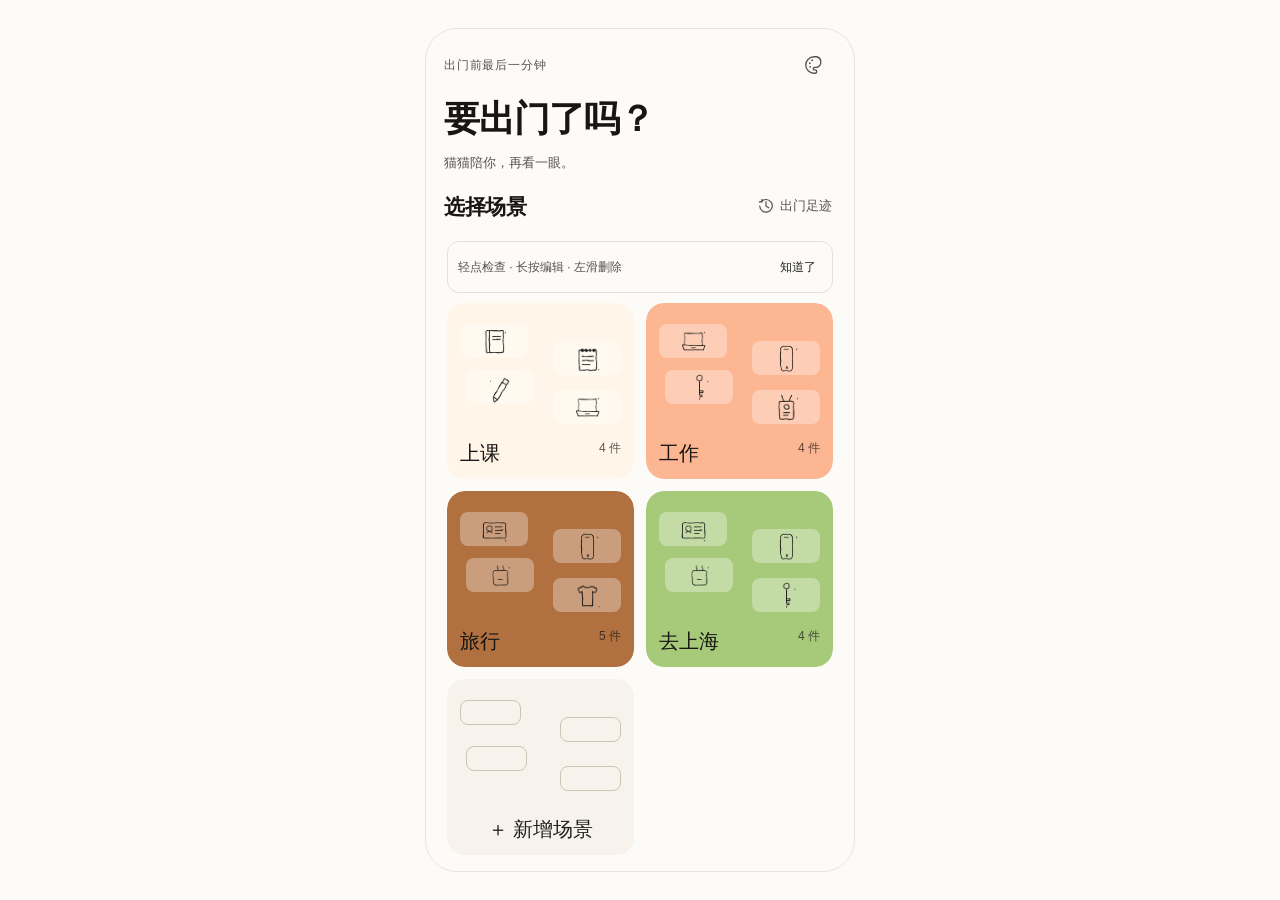
<file: index.html>
<!doctype html>
<html lang="zh-CN">
<head><meta charset="utf-8"><meta name="viewport" content="width=device-width,initial-scale=1,viewport-fit=cover"><meta name="theme-color" content="#FCFBF8"><meta name="apple-mobile-web-app-capable" content="yes"><meta name="apple-mobile-web-app-status-bar-style" content="default"><meta name="apple-mobile-web-app-title" content="出门前"><title>出门前最后一分钟</title><link rel="manifest" href="manifest.webmanifest"><link rel="apple-touch-icon" sizes="180x180" href="assets/icons/apple-touch-icon-180.png"><link rel="stylesheet" href="style.css?v=7feaac9357"><script src="pwa.js"></script></head>
<body><main id="app"></main><dialog id="forgetDialog" aria-labelledby="forgetTitle"><form method="dialog" id="forgetForm"><header class="forget-header"><button class="back" value="cancel">〈 返回检查</button><p class="eyebrow" id="forgetScene"></p><h2 id="forgetTitle">刚才，忘了什么？</h2><p>轻点选择，可记录多件物品。</p></header><div id="forgetScroll" tabindex="0" role="region" aria-label="遗漏物品，可上下滚动"><div id="forgetBoard" role="group" aria-label="选择遗漏的固定物品"></div></div><footer class="forget-footer"><p id="forgetCount" role="status">已选择 0 件</p><button id="recordForget" class="primary full" disabled>确认记录</button></footer></form></dialog><dialog id="customItemDialog" aria-labelledby="customItemTitle"><form id="customItemForm"><h2 id="customItemTitle">添加物品</h2><label for="customItemName">物品名称</label><input id="customItemName" maxlength="60" autocomplete="off" required autofocus><p id="customItemError" role="status"></p><div class="actions"><button type="button" id="cancelCustomItem">取消</button><button type="submit" id="confirmCustomItem" class="primary" disabled>确认</button></div></form></dialog><dialog id="sceneDeleteDialog" aria-labelledby="sceneDeleteTitle" aria-describedby="sceneDeleteDescription">
  <h2 id="sceneDeleteTitle"></h2>
  <p id="sceneDeleteDescription">删除后将无法恢复这个场景。</p>
  <div class="actions">
    <button type="button" id="cancelSceneDelete" autofocus>取消</button>
    <button type="button" id="confirmSceneDelete" class="primary">确认删除</button>
  </div>
</dialog><dialog id="tempItemDialog" aria-labelledby="tempItemTitle"><section class="temp-sheet"><header><div><h2 id="tempItemTitle">临时物品</h2><p>只参与本次检查，不会加入长期场景</p></div><button type="button" id="closeTempItems" aria-label="关闭临时物品面板"><svg viewBox="0 0 20 20" fill="none" aria-hidden="true"><path d="m5 5 10 10M15 5 5 15" stroke="currentColor" stroke-width="1.4" stroke-linecap="round"/></svg></button></header><div class="temp-sheet-body"><section aria-labelledby="tempLibraryTitle"><h3 id="tempLibraryTitle">从物品库选择</h3><label class="temp-search"><span class="sr-only">搜索物品库</span><svg viewBox="0 0 20 20" fill="none" aria-hidden="true"><circle cx="8.5" cy="8.5" r="4.5" stroke="currentColor" stroke-width="1.35"/><path d="m12 12 4 4" stroke="currentColor" stroke-width="1.35" stroke-linecap="round"/></svg><input type="search" id="tempItemSearch" placeholder="搜索物品"></label><div id="tempLibraryOptions" class="temp-library-options" role="group" aria-label="物品库"></div><p id="tempLibraryEmpty" class="temp-empty" hidden>没有找到相关物品</p></section><section class="temp-custom" aria-labelledby="tempCustomTitle"><h3 id="tempCustomTitle">自定义临时物品</h3><form id="tempItemForm" novalidate><div><label class="sr-only" for="tempItemName">临时物品名称</label><input id="tempItemName" maxlength="60" autocomplete="off" placeholder="输入临时物品名称"><button type="submit">添加</button></div><p id="tempItemNotice" role="status"></p></form></section></div></section></dialog><dialog id="themeDialog" aria-labelledby="themeTitle"><section class="theme-sheet"><header><div><h2 id="themeTitle">选择主题</h2><p>选择你喜欢的配色</p></div><button type="button" id="closeThemeDialog" aria-label="关闭主题面板"><svg viewBox="0 0 20 20" fill="none" aria-hidden="true"><path d="m5 5 10 10M15 5 5 15" stroke="currentColor" stroke-width="1.4" stroke-linecap="round"/></svg></button></header><div class="theme-sheet-body"><div id="themeOptions" class="theme-options" role="group" aria-label="主题配色"></div><section class="theme-preview" aria-labelledby="themePreviewTitle"><div><h3 id="themePreviewTitle">场景预览</h3><span id="themePreviewName"></span></div><div id="themeScenePreview" class="theme-scene-preview"></div></section></div><footer><button type="button" id="applyTheme" class="primary">使用这个主题</button></footer></section></dialog><script src="art-loader.js?v=7feaac9357"></script><script src="app.js?v=7feaac9357"></script></body>
</html>
</file>
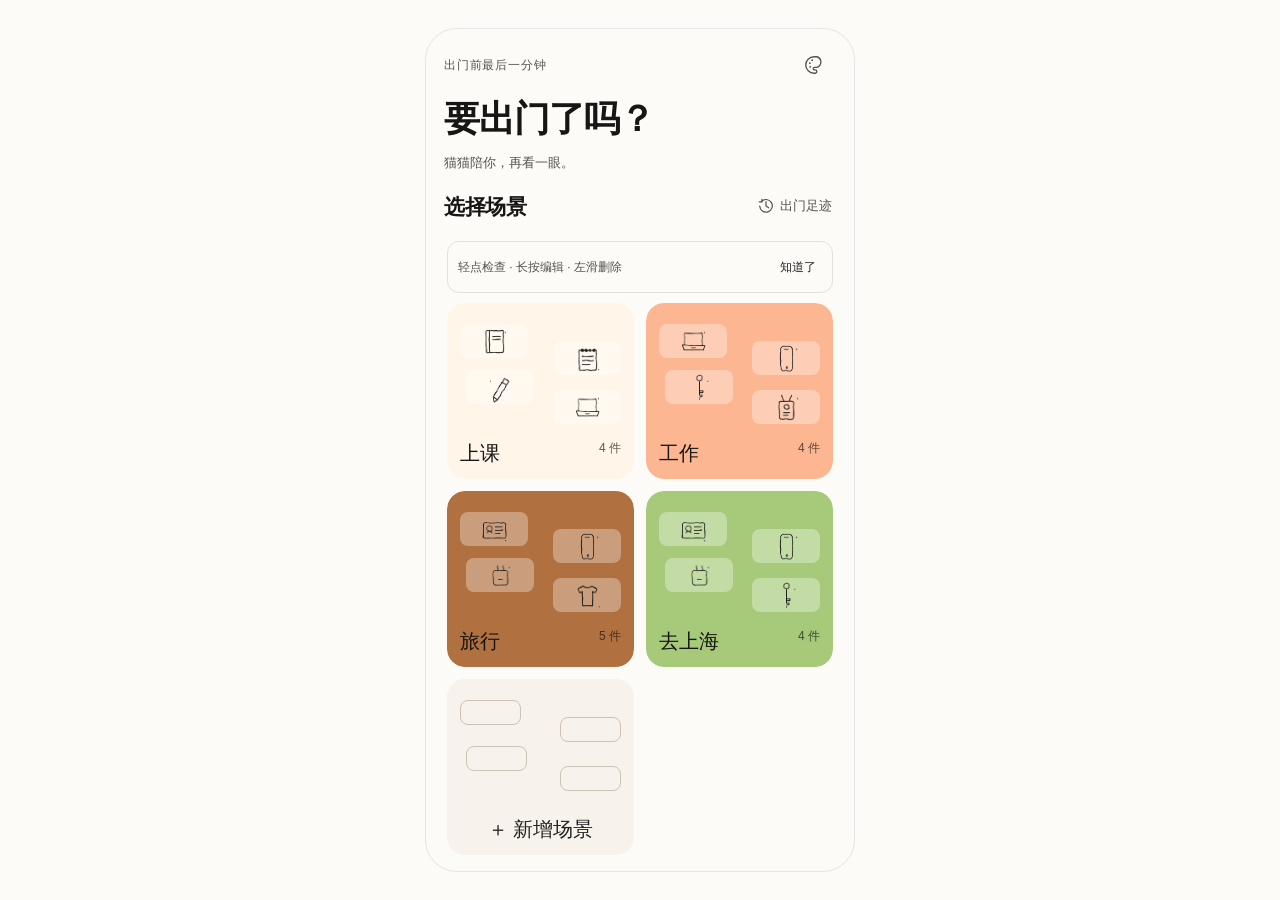
<file: pwa-test/index.html>
<!doctype html>
<html lang="zh-CN">
<head><meta charset="utf-8"><meta name="viewport" content="width=device-width,initial-scale=1,viewport-fit=cover"><meta name="theme-color" content="#FCFBF8"><meta name="apple-mobile-web-app-capable" content="yes"><meta name="apple-mobile-web-app-status-bar-style" content="default"><meta name="apple-mobile-web-app-title" content="出门前"><title>出门前最后一分钟</title><link rel="manifest" href="manifest.webmanifest"><link rel="apple-touch-icon" sizes="180x180" href="assets/icons/apple-touch-icon-180.png"><link rel="stylesheet" href="style.css"><script src="pwa.js"></script></head>
<body><main id="app"></main><dialog id="forgetDialog" aria-labelledby="forgetTitle"><form method="dialog" id="forgetForm"><header class="forget-header"><button class="back" value="cancel">〈 返回检查</button><p class="eyebrow" id="forgetScene"></p><h2 id="forgetTitle">刚才，忘了什么？</h2><p>轻点选择，可记录多件物品。</p></header><div id="forgetScroll" tabindex="0" role="region" aria-label="遗漏物品，可上下滚动"><div id="forgetBoard" role="group" aria-label="选择遗漏的固定物品"></div></div><footer class="forget-footer"><p id="forgetCount" role="status">已选择 0 件</p><button id="recordForget" class="primary full" disabled>确认记录</button></footer></form></dialog><dialog id="customItemDialog" aria-labelledby="customItemTitle"><form id="customItemForm"><h2 id="customItemTitle">添加物品</h2><label for="customItemName">物品名称</label><input id="customItemName" maxlength="60" autocomplete="off" required autofocus><p id="customItemError" role="status"></p><div class="actions"><button type="button" id="cancelCustomItem">取消</button><button type="submit" id="confirmCustomItem" class="primary" disabled>确认</button></div></form></dialog><dialog id="sceneDeleteDialog" aria-labelledby="sceneDeleteTitle" aria-describedby="sceneDeleteDescription">
  <h2 id="sceneDeleteTitle"></h2>
  <p id="sceneDeleteDescription">删除后将无法恢复这个场景。</p>
  <div class="actions">
    <button type="button" id="cancelSceneDelete" autofocus>取消</button>
    <button type="button" id="confirmSceneDelete" class="primary">确认删除</button>
  </div>
</dialog><dialog id="tempItemDialog" aria-labelledby="tempItemTitle"><section class="temp-sheet"><header><div><h2 id="tempItemTitle">临时物品</h2><p>只参与本次检查，不会加入长期场景</p></div><button type="button" id="closeTempItems" aria-label="关闭临时物品面板"><svg viewBox="0 0 20 20" fill="none" aria-hidden="true"><path d="m5 5 10 10M15 5 5 15" stroke="currentColor" stroke-width="1.4" stroke-linecap="round"/></svg></button></header><div class="temp-sheet-body"><section aria-labelledby="tempLibraryTitle"><h3 id="tempLibraryTitle">从物品库选择</h3><label class="temp-search"><span class="sr-only">搜索物品库</span><svg viewBox="0 0 20 20" fill="none" aria-hidden="true"><circle cx="8.5" cy="8.5" r="4.5" stroke="currentColor" stroke-width="1.35"/><path d="m12 12 4 4" stroke="currentColor" stroke-width="1.35" stroke-linecap="round"/></svg><input type="search" id="tempItemSearch" placeholder="搜索物品"></label><div id="tempLibraryOptions" class="temp-library-options" role="group" aria-label="物品库"></div><p id="tempLibraryEmpty" class="temp-empty" hidden>没有找到相关物品</p></section><section class="temp-custom" aria-labelledby="tempCustomTitle"><h3 id="tempCustomTitle">自定义临时物品</h3><form id="tempItemForm" novalidate><div><label class="sr-only" for="tempItemName">临时物品名称</label><input id="tempItemName" maxlength="60" autocomplete="off" placeholder="输入临时物品名称"><button type="submit">添加</button></div><p id="tempItemNotice" role="status"></p></form></section></div></section></dialog><dialog id="themeDialog" aria-labelledby="themeTitle"><section class="theme-sheet"><header><div><h2 id="themeTitle">选择主题</h2><p>选择你喜欢的配色</p></div><button type="button" id="closeThemeDialog" aria-label="关闭主题面板"><svg viewBox="0 0 20 20" fill="none" aria-hidden="true"><path d="m5 5 10 10M15 5 5 15" stroke="currentColor" stroke-width="1.4" stroke-linecap="round"/></svg></button></header><div class="theme-sheet-body"><div id="themeOptions" class="theme-options" role="group" aria-label="主题配色"></div><section class="theme-preview" aria-labelledby="themePreviewTitle"><div><h3 id="themePreviewTitle">场景预览</h3><span id="themePreviewName"></span></div><div id="themeScenePreview" class="theme-scene-preview"></div></section></div><footer><button type="button" id="applyTheme" class="primary">使用这个主题</button></footer></section></dialog><script src="art-loader.js"></script><script src="app.js"></script></body>
</html>
</file>
<file: style.css>
:root{font-family:-apple-system,BlinkMacSystemFont,"Segoe UI","Microsoft YaHei",sans-serif;color:#202126;background:#f2f2f7;font-size:16px;--accent:#0068df;--secondary:#656771}*{box-sizing:border-box}body{margin:0}main{max-width:480px;margin:auto;padding:calc(24px + env(safe-area-inset-top)) 22px calc(32px + env(safe-area-inset-bottom));min-height:100svh}h1{font-size:32px;line-height:1.25;letter-spacing:-1px;margin:12px 0;font-weight:720}h2{font-size:21px;letter-spacing:-.4px;margin:0;font-weight:650}p{font-size:15px;color:var(--secondary);line-height:1.65}button,input,select{font:inherit;-webkit-tap-highlight-color:transparent}button{cursor:pointer;min-height:46px;border:0;border-radius:14px;padding:12px 16px;background:#edf0f5;color:var(--accent);font-weight:600;transition:background-color .18s,opacity .18s}button:hover{background:#e2e8f0}button:active{background:#d8e2ef}button:focus-visible,input:focus-visible,select:focus-visible,summary:focus-visible{outline:3px solid #0068df;outline-offset:3px}button:disabled{opacity:.4;cursor:default}.primary{background:var(--accent);color:white}.primary:hover{background:#005bc5}.eyebrow{font-size:12px;letter-spacing:.8px;font-weight:600;color:var(--secondary);margin-top:8px}.intro{margin:12px 0 30px;max-width:290px}.scene{background:white;border-radius:22px;padding:22px;margin:14px 0;border:1px solid #e9e9ef}.scene-heading{display:flex;align-items:center;justify-content:space-between;gap:12px}.item-count{font-size:12px;color:var(--secondary);white-space:nowrap}.scene p{font-size:14px;margin:12px 0 22px;overflow-wrap:anywhere;min-height:23px}.actions{display:flex;gap:10px;flex-wrap:wrap}.actions .primary{flex:1}.scene .actions button:last-child{background:#f3f5f9}.full{width:100%;margin-top:14px}.back{padding:0 0 8px;min-height:44px;background:transparent;border:0;font-size:16px;font-weight:500;text-align:left}.back:hover{background:transparent}.page-subtitle{margin:10px 0 28px}label{display:block;font-size:13px;font-weight:600;color:var(--secondary);margin:20px 0 9px}input,select{width:100%;min-width:0;border:1px solid #e1e3e9;border-radius:13px;padding:14px 15px;background:white;color:#202126;min-height:48px}input::placeholder{color:#727680;font-weight:400}.panel{background:white;border:1px solid #e9e9ef;border-radius:22px;padding:20px;margin:24px 0 10px}.panel .hint{margin:9px 0 20px}.panel input[type=search]{background:#f2f3f7;border-color:transparent}.library{display:flex;gap:10px;flex-wrap:wrap;margin:20px 0 24px}.library button{border:1px solid #e5e7ed;border-radius:13px;background:#f8f9fb;color:#4c505a;font-size:14px;font-weight:500;padding:11px 15px}.library .selected{color:#005bc5;background:#eaf2ff;border-color:#bfd6f7}.library [hidden]{display:none}.input-row{display:flex;gap:8px}.input-row input{flex:1;width:0}.input-row button{white-space:nowrap}.hint{font-size:12px;line-height:1.75}.notice{font-size:13px;color:#00634c;line-height:1.6;min-height:0}.notice:empty{display:none}#saveScene{margin-top:18px;min-height:52px}.board{position:relative;width:100%;margin:12px 0 0;min-height:300px}.item-card{position:absolute;display:flex;align-items:center;justify-content:center;padding:20px 18px;min-height:78px;border:1px solid #d8e4f3;border-radius:23px;background:#e5eefb;color:#244770;font-weight:600;font-size:17px;line-height:1.4;transform-origin:top left;overflow-wrap:anywhere;white-space:normal;transition:opacity .2s}.item-card:nth-child(3n+2){background:#e8ede9;border-color:#dbe4de;color:#355747}.item-card:nth-child(3n){background:#eeeaf4;border-color:#e2ddeb;color:#57456f}.item-card:hover,.item-card:active{background:#e5eefb}.item-card:nth-child(3n+2):hover,.item-card:nth-child(3n+2):active{background:#e8ede9}.item-card:nth-child(3n):hover,.item-card:nth-child(3n):active{background:#eeeaf4}.item-card.confirmed{opacity:.28}.status{min-height:74px;display:flex;align-items:center;justify-content:center;color:#34634f;font-weight:600;font-size:16px;margin-bottom:8px}#reset{background:transparent;color:#696d78;font-size:13px;font-weight:400;margin-top:10px}details{border-top:1px solid #dfe1e8;margin-top:18px}summary{font-size:13px;color:var(--secondary);cursor:pointer;padding:17px 0;min-height:44px}.stats{font-size:12px;color:var(--secondary);line-height:1.9;padding-bottom:12px}dialog{width:calc(100% - 32px);max-width:430px;border:1px solid #e6e7ed;border-radius:26px;background:#fafafd;color:#202126;padding:26px}dialog::backdrop{background:#18243355}dialog h2{font-size:23px}dialog .actions{margin-top:24px}dialog p{font-size:14px}.sr-only{position:absolute;width:1px;height:1px;padding:0;margin:-1px;overflow:hidden;clip:rect(0,0,0,0);white-space:nowrap;border:0}@media(min-width:700px){body{padding:28px 0}main{background:#f8f9fc;border:1px solid #e3e5eb;border-radius:32px;min-height:820px;padding:32px 26px}}@media(max-width:360px){main{padding-left:16px;padding-right:16px}.scene{padding:18px}.panel{padding:16px}.actions button{padding:12px}.library{gap:8px}.library button{padding:11px 13px}}@media(prefers-reduced-motion:reduce){*{transition:none!important}}
/* Monochrome gallery and cat reminders */
:root{--accent:#242424;--secondary:#666;color:#222;background:#fafafa}main{background:#fafafa!important;border-color:#e5e5e5!important}button,input,select,.panel,.scene,dialog{color:#222;border-color:#ddd}.primary,.primary:hover{background:#252525;color:#fff}button,button:hover,button:active{background:#f0f0f0;color:#222}button:focus-visible,input:focus-visible,select:focus-visible,summary:focus-visible{outline-color:#555}.scene,.panel,dialog{background:#fff}.library button,.panel input[type=search]{background:#fafafa;color:#555;border-color:#ddd}.library .selected{background:#eee;color:#111;border-color:#666}.item-card,.item-card:nth-child(n),.item-card:nth-child(n):hover,.item-card:nth-child(n):active{background:#fff;color:#222;border-color:#777}.item-card{overflow:visible}.status,.notice{color:#333}.gallery{display:grid;grid-template-columns:repeat(2,minmax(0,1fr));gap:16px}.gallery .scene{display:block;text-align:left;width:100%;margin:0;padding:14px;border:1px solid #d7d7d7;border-radius:20px;touch-action:pan-y;user-select:none;-webkit-touch-callout:none;transition:border-color .2s,background .2s}.gallery .scene.holding{background:#eee;border-color:#333}.gallery h2{font-size:19px}.gallery-preview{height:150px;position:relative;margin-bottom:20px}.gallery-preview span{position:absolute;max-width:80%;overflow:hidden;text-overflow:ellipsis;white-space:nowrap;border:1px solid #ccc;border-radius:10px;padding:9px 11px;font-size:11px;font-weight:400;background:#fff}.gallery-preview span:nth-child(1){top:12px;left:0}.gallery-preview span:nth-child(2){top:47px;right:0}.gallery-preview span:nth-child(3){top:83px;left:5px}.gallery-preview span:nth-child(4){top:115px;right:6px}.cat-head{position:absolute;width:64px;height:40px;left:50%;top:-35px;transform:translateX(-50%);pointer-events:none}.scene-heading{gap:6px}.intro{max-width:none}dialog::backdrop{background:#0005}
/* Shared mobile demo tokens */
:root{--paper:#faf8f3;--ink:#292824;--line:#b6b2aa;--accent:var(--ink);--secondary:#6d6a64;background:var(--paper);color:var(--ink)}
main{background:var(--paper)!important;max-width:430px}button{font-weight:500}h1{font-size:30px;font-weight:650}h2{font-weight:600}.gallery{gap:12px}.gallery .scene{background:#fffdf8;border-radius:16px;padding:12px}.gallery h2{overflow-wrap:anywhere}.gallery-preview{height:140px}.gallery-preview span{background:var(--paper);border-color:#c9c5bc}.scene-heading{align-items:flex-start}.item-card,.item-card:nth-child(n),.item-card:nth-child(n):hover,.item-card:nth-child(n):active{background:#fffdf8;border:1px solid var(--line);border-radius:18px;padding:20px 8px;min-height:132px;font-size:16px;line-height:1.5;font-weight:500;color:var(--ink)}.item-card.confirmed{opacity:.3}.item-card span{overflow-wrap:anywhere;min-width:0}.cat-head{width:60px;height:60px;object-fit:contain;top:-58px}#board{margin:0;min-height:300px}main[data-view=check]{overflow-x:auto}#tempDetails{margin-bottom:24px}.status{color:var(--ink)}.primary,.primary:hover{background:var(--ink);color:white}.panel{background:#fffdf8}.scene{overflow-wrap:anywhere}summary{min-height:44px}.item-card:focus-visible{outline-offset:4px}
.cat-head{mix-blend-mode:multiply}
/* Scoped edit and omission surfaces */
main[data-view=edit] .panel{background:transparent;border:0;padding:0;margin-top:32px}
main[data-view=edit] h2{font-size:19px}main[data-view=edit] .edit-guide{margin:8px 0 16px}
main[data-view=edit] .library{gap:10px 12px;margin:16px 0 32px;align-items:flex-start}
main[data-view=edit] .library button{min-height:46px;max-width:100%;padding:12px 18px;border-radius:13px;line-height:1.5;overflow-wrap:anywhere;text-align:left;transition:color 200ms,background-color 200ms,border-color 200ms;background:white;border:1px solid #d6d3cc;color:var(--ink)}
main[data-view=edit] .selected-items button{background:#eae7e1;border-color:transparent;color:var(--ink)}
main[data-view=edit] #library button:disabled{opacity:1;color:#9c9890;border-color:#e9e6df;background:#fffdf9;cursor:default}
main[data-view=edit] .library button:not(:disabled):hover{background:#e4e1da;border-color:#aaa69d}
main[data-view=edit] #itemSearch{background:#fff;border-color:#d6d3cc}main[data-view=edit] #editNotice{font-size:13px;color:var(--secondary)}main[data-view=edit] #deleteScene{background:transparent;font-size:13px;color:var(--secondary)}
#forgetDialog{padding:0;width:calc(100% - 24px);max-width:430px;max-height:calc(100dvh - 24px);height:min(800px,calc(100dvh - 24px));border:1px solid #dedbd4;border-radius:22px;background:var(--paper);color:var(--ink);overflow:hidden}
#forgetForm{height:100%;display:flex;flex-direction:column;min-height:0}#forgetDialog .forget-header{padding:20px 20px 0;flex:none}#forgetDialog h2{font-size:26px;line-height:1.3;margin:8px 0 10px}#forgetDialog .forget-header p{font-size:13px;margin:8px 0 14px}#forgetDialog .back{font-size:14px}#forgetScroll{overflow-y:auto;overscroll-behavior:contain;padding:0 16px;min-height:0;flex:1}#forgetBoard{position:relative;width:100%;min-height:280px}
#forgetDialog .forget-node{position:absolute;display:flex;align-items:center;justify-content:center;border-radius:50%;padding:0;min-height:0;background:#fff;border:1px solid #c9c5bd;color:var(--ink);font-size:15px;font-weight:400;line-height:1.5;transition:color 200ms,background-color 200ms,border-color 200ms;touch-action:manipulation}
#forgetDialog .forget-node span{display:block;width:64%;max-height:none;overflow-wrap:anywhere;white-space:normal;pointer-events:none}#forgetDialog .forget-node[aria-pressed=true]{background:#e6e2da;border-color:#8e8980;color:#24221e}#forgetDialog .forget-node:hover{border-color:#8e8980}#forgetDialog .forget-node:focus-visible{outline:2px solid #666158;outline-offset:3px}
#forgetDialog .forget-footer{flex:none;padding:12px 20px max(20px,env(safe-area-inset-bottom));background:var(--paper);border-top:1px solid #e4e0d8}#forgetDialog .forget-footer p{text-align:center;font-size:13px;margin:0;color:var(--secondary)}#forgetDialog .forget-footer button{margin-top:12px;min-height:48px}#forgetDialog .forget-footer button:disabled{opacity:.35}
@media(prefers-reduced-motion:reduce){main[data-view=edit] .library button,#forgetDialog .forget-node{transition:none}}
/* Integrated design foundations and category controls */
:root{--paper:#fcfbf8;--ink:#171614;--surface:#fff;--line:#e2e0d9;--secondary:#55534e;--selected:#eae7e1;--radius:18px;--gap:12px;font-family:var(--font-sans)}
h1{font-size:26px;line-height:1.45;letter-spacing:0}button,input{font-size:15px}.gallery .scene{border-color:var(--line);border-radius:var(--radius);background:var(--surface)}.gallery-preview{height:110px;margin-bottom:14px}.gallery-preview span{font-size:11px;padding:5px 7px;border-color:var(--line);background:var(--surface);border-radius:8px}.gallery-preview span:nth-child(1){top:8px;left:0}.gallery-preview span:nth-child(2){top:25px;right:0}.gallery-preview span:nth-child(3){top:54px;left:6px}.gallery-preview span:nth-child(4){top:74px;right:0}.gallery h2{font-size:19px;font-weight:500}.categories{display:flex;gap:8px;overflow-x:auto;max-width:100%;padding:16px 0;overscroll-behavior-x:contain}.categories button{flex:none;background:transparent;border:1px solid var(--line);white-space:nowrap;font-size:13px;min-height:44px}.categories button[aria-pressed=true]{background:var(--selected);border-color:transparent}.library-group h3{font-size:13px;font-weight:500;color:var(--secondary);margin:16px 0 0}.library-group .library{margin:12px 0 24px!important}main[data-view=edit] #library button[aria-pressed=true]{background:var(--selected);border-color:transparent;color:var(--ink)}.item-card,.item-card:nth-child(n){border-color:var(--line);background:var(--surface)}
/* Compact viewport surfaces: scroll content, keep actions reachable. */
main[data-view=check],main[data-view=edit]{height:100dvh;min-height:0;display:flex;flex-direction:column;overflow:hidden;padding: max(10px,env(safe-area-inset-top)) 18px max(10px,env(safe-area-inset-bottom));gap:6px}
main[data-view=check]>.back,main[data-view=edit]>.back{flex:none;padding:0;min-height:44px}main[data-view=check]>h1,main[data-view=edit]>h1{margin:0;font-size:24px}main[data-view=check]>p,main[data-view=edit]>p{margin:0;font-size:13px}main[data-view=check]>.eyebrow{display:none}
.board-scroll{flex:1;min-height:100px;overflow:auto;overscroll-behavior:contain}#board{min-height:0;margin:0;width:100%}
.item-card,.item-card:nth-child(n),.item-card:nth-child(n):hover,.item-card:nth-child(n):active{min-height:52px;height:auto;padding:12px 14px;border-radius:16px;font-size:15px;line-height:1.5}
.cat-head{width:42%;height:auto;aspect-ratio:10 / 7;top:auto;bottom:calc(100% - 4px);left:50%;object-fit:contain;mix-blend-mode:normal}
main[data-view=check] .status{flex:none;min-height:32px;margin:0;font-size:15px}main[data-view=check] #tempDetails{margin:0;flex:none;max-height:160px;overflow:auto}main[data-view=check] #tempDetails summary{padding:10px 0}main[data-view=check] .actions{flex:none}main[data-view=check]>.hint{display:none}#tempDetails .library{margin:6px 0}#tempDetails label{margin:4px 0}
#forgetDialog .forget-header{padding:10px 16px 0}#forgetDialog h2{font-size:24px;margin:2px 0 8px}#forgetDialog .forget-header p{margin:4px 0 8px}#forgetDialog .forget-node{font-size:13px}#forgetDialog .forget-node span{width:68%}#forgetBoard{min-height:0}#forgetDialog .forget-footer{padding:8px 16px max(10px,env(safe-area-inset-bottom))}#forgetDialog .forget-footer button{margin-top:6px}
main[data-view=edit]>p{display:none}main[data-view=edit]>label{margin:0}main[data-view=edit]>input{padding:8px 12px;min-height:44px}main[data-view=edit] .panel{position:relative;flex:1;min-height:0;display:flex;flex-direction:column;margin:2px 0;gap:4px}main[data-view=edit] .panel h2{font-size:16px}main[data-view=edit] .edit-guide{display:none}main[data-view=edit] .selected-items{flex:none;max-height:62px;overflow:auto;margin:0!important;padding:2px 0}main[data-view=edit] .library button{padding:9px 12px;min-height:44px}main[data-view=edit] .panel label{margin:0;font-size:12px}main[data-view=edit] .panel input{min-height:44px;padding:8px 12px}main[data-view=edit] #library{flex:1;min-height:50px;overflow-y:auto;overscroll-behavior:contain}main[data-view=edit] #saveScene{margin:0;min-height:46px;flex:none}main[data-view=edit] #deleteScene{min-height:44px;margin:0;padding:8px}#editNotice:empty{display:none}#editNotice{margin:0;font-size:12px}
.categories{display:grid;grid-template-columns:repeat(4,minmax(0,1fr));gap:4px;overflow:visible;padding:2px 0;flex:none}.categories button{display:flex;flex-direction:column;align-items:center;justify-content:center;gap:2px;font-size:12px;padding:4px;min-height:48px;white-space:normal;border:1px solid transparent;border-radius:10px}.categories button[aria-pressed=true],#allCategories[aria-expanded=true]{background:var(--selected)}
#categoryPanel{position:absolute;left:0;right:0;top:0;bottom:0;z-index:5;background:var(--paper);border:1px solid var(--line);border-radius:14px;overflow:auto;padding:10px}#categoryPanel[hidden]{display:none}.category-options{display:grid;grid-template-columns:repeat(2,minmax(0,1fr));gap:8px}.category-options button{min-height:44px;font-size:13px;padding:10px 6px;border:1px solid var(--line);background:var(--surface)}.category-options button[aria-pressed=true]{background:var(--selected)}.current-category{margin:0;font-size:12px;color:var(--secondary)}
@media(min-width:700px){main[data-view=check],main[data-view=edit]{height:calc(100dvh - 56px)}}
main[data-view=edit] .selected-items{max-height:52px}
/* Hide native scrollbar chrome, without disabling scrolling or keyboard access. */
*,*::before,*::after{scrollbar-width:none;-ms-overflow-style:none}
*::-webkit-scrollbar{display:none;width:0;height:0}
*::-webkit-scrollbar-button{display:none;width:0;height:0}
main[data-view=check]{
  overflow:clip;
  gap:4px;
  padding-inline:max(14px,env(safe-area-inset-left)) max(14px,env(safe-area-inset-right));
}
main[data-view=check]>*{min-width:0;max-width:100%;flex-shrink:0}
main[data-view=check]>.board-scroll{flex:1 1 0;min-height:0;overflow-y:auto;overflow-x:clip}
.board-stage{position:relative;width:100%;min-width:0;flex:none}
#board{max-width:none;min-width:0;position:relative}
.board-scroll:focus-visible{outline:1px solid var(--line);outline-offset:-1px}
main[data-view=check]>.board-scroll[data-scroll]+.status::after {
  content: "上下滑动查看更多";
  margin-inline-start: 8px;
  font-size: 12px;
  color: var(--secondary);
}
main[data-view=check] h1,main[data-view=check]>.notice{overflow-wrap:anywhere}
main[data-view=edit] .panel,#library,#selectedItems,#categoryPanel,#forgetScroll{min-width:0}
.board-stage{overflow:clip}
main[data-view=check] #board[data-compact] .item-card {
  min-height: 52px;
  padding: 8px 4px;
}
#tempDetails,.check-controls{border:0;margin:0}
.check-controls{flex:none;min-height:96px;padding:10px 2px max(4px,env(safe-area-inset-bottom));border-top:1px solid color-mix(in srgb,var(--line) 55%,transparent);background:var(--paper)}
main[data-view=check] .check-controls .status{display:block;min-height:31px;margin:0;color:var(--ink);font-size:15px;font-weight:450;line-height:1.25;text-align:left}
.check-progress{display:grid;grid-template-columns:repeat(var(--progress-count,1),minmax(0,1fr));grid-auto-flow:column;gap:4px;width:100%;height:5px;margin-top:8px}.check-progress i{display:block;min-width:0;height:5px;border-radius:999px;background:#dedbd5}.check-progress i[data-complete]{background:var(--check-scene-color,var(--selected))}
.check-progress-continuous{display:block;overflow:hidden;background:#dedbd5;border-radius:999px}.check-progress-continuous i{display:block;width:0;background:var(--check-scene-color,var(--selected))}
.check-actions{display:flex;align-items:flex-start;justify-content:space-between;gap:12px;margin-top:7px}.check-actions details{flex:1;min-width:0;max-height:170px;overflow-y:auto}.check-actions summary,.restart-check{display:inline-flex;align-items:center;gap:6px;min-height:44px;margin:0;padding:7px 8px;border:0;border-radius:11px;background:transparent;color:var(--secondary);font-size:13px;font-weight:500;list-style:none}.check-actions summary{border:1px solid var(--line);background:var(--surface);cursor:pointer}.check-actions summary::-webkit-details-marker{display:none}.check-actions summary::marker{content:""}.check-actions svg{width:18px;height:18px;flex:none}.check-actions summary small{display:grid;min-width:20px;height:20px;padding:0 5px;place-items:center;border-radius:999px;background:#e8e4dc;color:#605d57;font-size:11px}.check-actions summary small[hidden]{display:none}.restart-check{flex:none;justify-content:flex-end}.restart-check:hover,.restart-check:active{background:transparent;color:var(--ink)}
.temp-item-entry{display:inline-flex;align-items:center;gap:6px;min-height:44px;padding:7px 9px;border:1px solid var(--line);border-radius:11px;background:var(--surface);color:var(--secondary);font-size:13px;font-weight:500}.temp-item-entry:hover,.temp-item-entry:active{background:var(--surface);color:var(--ink)}.temp-item-entry small{display:grid;min-width:20px;height:20px;padding:0 5px;place-items:center;border-radius:999px;background:#e8e4dc;color:#605d57;font-size:11px}.temp-item-entry small[hidden]{display:none}
#tempItemDialog{inset:auto 0 0;width:min(430px,100%);max-width:none;height:min(82dvh,720px);max-height:calc(100dvh - max(18px,env(safe-area-inset-top)));margin:auto auto 0;padding:0;border:1px solid var(--line);border-bottom:0;border-radius:24px 24px 0 0;background:var(--paper);color:var(--ink);overflow:hidden;box-shadow:none}#tempItemDialog::backdrop{background:rgb(35 32 28 / 24%)}.temp-sheet{display:flex;height:100%;min-height:0;flex-direction:column}.temp-sheet>header{display:flex;flex:none;align-items:flex-start;justify-content:space-between;gap:16px;padding:20px 20px 14px;border-bottom:1px solid var(--line)}.temp-sheet h2{margin:0;font-size:23px;line-height:1.25}.temp-sheet header p{margin:5px 0 0;font-size:12px;line-height:1.5}.temp-sheet header button{display:grid;width:44px;height:44px;min-height:44px;padding:0;place-items:center;border-radius:50%;background:transparent;color:var(--secondary)}.temp-sheet header button svg{width:20px;height:20px}.temp-sheet-body{flex:1;min-height:0;overflow-y:auto;overscroll-behavior:contain;padding:17px 20px max(22px,env(safe-area-inset-bottom))}.temp-sheet h3{margin:0 0 10px;font-size:15px;font-weight:600}.temp-search{position:relative;display:block;margin:0 0 12px}.temp-search svg{position:absolute;z-index:1;left:14px;top:50%;width:18px;height:18px;color:#8d8981;transform:translateY(-50%)}.temp-search input{min-height:48px;padding:11px 14px 11px 42px;border-color:var(--line);background:var(--surface);font-size:15px}.temp-library-options{display:grid;grid-template-columns:repeat(5,minmax(0,1fr));gap:5px;max-height:37dvh;overflow-y:auto;padding:1px}.temp-library-options button{display:flex;min-width:0;min-height:76px;padding:7px 2px;flex-direction:column;align-items:center;justify-content:center;gap:4px;border:0;border-radius:11px;background:transparent;color:var(--ink);font-size:11px;font-weight:500}.temp-library-options button:hover{background:#f4f1eb}.temp-library-options button[aria-pressed=true]{background:#e9e5dd}.temp-library-options button:disabled{background:transparent;opacity:.45}.temp-library-options img{width:32px;height:32px;object-fit:contain}.temp-library-options button>span:not(.temp-library-fallback){width:100%;overflow:hidden;text-align:center;text-overflow:ellipsis;white-space:nowrap}.temp-library-options button small{color:var(--secondary);font-size:9px;font-weight:400;line-height:1.1}.temp-library-fallback{display:grid;width:32px;height:32px;place-items:center}.temp-library-fallback svg{width:22px;height:22px}.temp-empty{margin:18px 0;text-align:center;font-size:13px}.temp-empty[hidden]{display:none}.temp-custom{margin-top:22px;padding-top:17px;border-top:1px solid var(--line)}#tempItemForm>div{display:grid;grid-template-columns:minmax(0,1fr) 72px;gap:8px}#tempItemName{min-height:50px;padding:12px 14px;font-size:15px}#tempItemForm button{min-height:50px;padding:10px 12px;border:1px solid #d2cec6;background:#eeeae3;color:var(--ink)}#tempItemNotice{min-height:20px;margin:6px 2px 0;color:#7a5d56;font-size:12px;line-height:1.5}
@media(max-width:350px){.temp-sheet>header{padding-inline:16px}.temp-sheet-body{padding-inline:16px}.temp-library-options{gap:3px}.temp-library-options button{min-height:72px;padding-inline:1px;font-size:10px}}
@media(prefers-reduced-motion:no-preference){#tempItemDialog[open]{animation:temp-sheet-in 180ms cubic-bezier(.2,.7,.3,1)}#tempItemDialog[open]::backdrop{animation:temp-backdrop-in 180ms ease}}@keyframes temp-sheet-in{from{transform:translateY(18px);opacity:.7}}@keyframes temp-backdrop-in{from{opacity:0}}
#themeDialog{inset:auto 0 0;width:min(430px,100%);max-width:none;height:min(82dvh,700px);max-height:calc(100dvh - max(18px,env(safe-area-inset-top)));margin:auto auto 0;padding:0;border:1px solid var(--line);border-bottom:0;border-radius:24px 24px 0 0;background:var(--paper);color:var(--ink);overflow:hidden;box-shadow:none}#themeDialog::backdrop{background:rgb(35 32 28 / 24%)}.theme-sheet{display:flex;height:100%;min-height:0;flex-direction:column}.theme-sheet>header{display:flex;flex:none;align-items:flex-start;justify-content:space-between;gap:16px;padding:20px 20px 14px;border-bottom:1px solid var(--line)}.theme-sheet h2{margin:0;font-size:23px;line-height:1.25}.theme-sheet header p{margin:5px 0 0;font-size:12px;line-height:1.5}.theme-sheet header button{display:grid;width:44px;height:44px;min-height:44px;padding:0;place-items:center;border-radius:50%;background:transparent;color:var(--secondary)}.theme-sheet header button svg{width:20px;height:20px}.theme-sheet-body{flex:1;min-height:0;overflow-y:auto;overscroll-behavior:contain;padding:17px 20px 22px}.theme-options{display:grid;grid-template-columns:repeat(2,minmax(0,1fr));gap:10px}.theme-option{position:relative;display:flex;min-width:0;min-height:91px;padding:11px;flex-direction:column;align-items:flex-start;gap:8px;border:1px solid var(--line);border-radius:15px;background:var(--surface);color:var(--ink);font-size:14px;font-weight:600;text-align:left}.theme-option[aria-pressed=true]{border-color:#77726a;background:#f1eee8;box-shadow:inset 0 0 0 1px #77726a}.theme-option small{position:absolute;right:9px;bottom:10px;color:var(--secondary);font-size:9px;font-weight:400}.theme-swatches{display:grid;grid-template-columns:repeat(4,1fr);width:100%;height:32px;overflow:hidden;border:1px solid rgb(23 22 20 / 10%);border-radius:9px}.theme-swatches i{display:block}.theme-preview{margin-top:22px;padding-top:17px;border-top:1px solid var(--line)}.theme-preview>div:first-child{display:flex;align-items:baseline;justify-content:space-between;gap:12px;margin-bottom:11px}.theme-preview h3{margin:0;font-size:15px}.theme-preview>div:first-child span{color:var(--secondary);font-size:12px}.theme-scene-preview{display:grid;grid-template-columns:repeat(2,minmax(0,1fr));gap:8px}.theme-scene-preview>div{display:flex;min-height:58px;padding:10px 11px;flex-direction:column;justify-content:center;border-radius:13px;background:var(--scene-card-color);color:var(--scene-card-ink);overflow:hidden}.theme-scene-preview span{overflow:hidden;font-size:14px;font-weight:600;text-overflow:ellipsis;white-space:nowrap}.theme-scene-preview small{margin-top:2px;color:inherit;font-size:9px;opacity:.68}.theme-sheet>footer{flex:none;padding:12px 20px max(16px,env(safe-area-inset-bottom));border-top:1px solid var(--line);background:var(--paper)}#applyTheme{width:100%;min-height:50px;margin:0;border-radius:15px}@media(max-width:350px){.theme-sheet>header,.theme-sheet-body,.theme-sheet>footer{padding-inline:16px}.theme-options{gap:8px}.theme-option{min-height:84px;padding:9px}.theme-swatches{height:28px}}@media(prefers-reduced-motion:no-preference){#themeDialog[open]{animation:temp-sheet-in 180ms cubic-bezier(.2,.7,.3,1)}#themeDialog[open]::backdrop{animation:temp-backdrop-in 180ms ease}}
.temp-panel{padding:5px 0 2px}.temp-panel label{margin:2px 0 5px;font-size:11px;font-weight:400}.temp-panel .input-row{gap:6px}.temp-panel input{min-height:42px;padding:8px 10px;font-size:13px}.temp-panel form button{min-height:42px;padding:7px 12px;border:1px solid var(--line);background:var(--surface);font-size:13px}.temp-panel #tempNotice{margin:2px 0;font-size:11px}.temp-panel .library{gap:5px;margin:4px 0 0}.temp-panel .library button{min-height:36px;padding:5px 9px;font-size:11px}
@media(max-height:620px){.check-controls{min-height:92px;padding-top:7px}.check-actions{margin-top:5px}.check-actions summary,.restart-check{min-height:42px}}
#board[data-compact] .item-content { gap: 5px; }
/* Independent, intentionally quiet completion surface. */
main[data-view=complete]{height:100dvh;min-height:0;display:flex;align-items:center;justify-content:center;padding:max(16px,env(safe-area-inset-top)) 24px max(16px,env(safe-area-inset-bottom))}
@media(min-width:700px){main[data-view=complete]{height:calc(100dvh - 56px)}}
.back.home-back {
  display: inline-grid;
  place-items: center;
  align-self: flex-start;
  width: 44px;
  height: 44px;
  padding: 0;
  background: transparent;
  color: var(--ink);
}
.back.home-back:hover,
.back.home-back:active { background: transparent; }
.home-back::before {
  content: "";
  width: 32px;
  height: 32px;
  background: currentColor;
  -webkit-mask: url("assets/home-handdrawn.png") center / contain no-repeat;
  mask: url("assets/home-handdrawn.png") center / contain no-repeat;
}
/* Home keeps the latest departure reachable while only the gallery scrolls. */
main[data-view=home]{height:100dvh;min-height:0;display:flex;flex-direction:column;gap:10px;overflow:clip;padding:max(14px,env(safe-area-inset-top)) 18px max(12px,env(safe-area-inset-bottom))}
main[data-view=home]>*{min-width:0;max-width:100%;flex:none}main[data-view=home]>.eyebrow{margin:0}main[data-view=home]>h1{margin:0}main[data-view=home]>.intro{margin:0;font-size:13px;line-height:1.6}
.home-topline{display:flex;align-items:center;justify-content:space-between;min-height:44px}.home-topline .eyebrow{margin:0}.theme-button{display:grid;width:44px;height:44px;min-height:44px;padding:0;place-items:center;border-radius:50%;background:transparent;color:var(--secondary)}.theme-button:hover,.theme-button:active{background:var(--surface);color:var(--ink)}.theme-button svg{width:22px;height:22px}
.recent-departure {
  display: grid;
  grid-template-columns: 4px minmax(0, 1fr) auto;
  align-items: center;
  gap: 10px;
  min-height: 72px;
  padding: 8px 10px;
  border: 1px solid var(--line);
  border-radius: 16px;
  background: #f8f5ef;
}
.recent-departure::before {
  content: "";
  height: 42px;
  border-radius: 4px;
  background: var(--departure-color);
}
.recent-departure p {
  margin: 0 0 3px;
  font-size: 12px;
  line-height: 1.3;
  color: var(--secondary);
}
.recent-departure h2 {
  overflow: hidden;
  margin: 0;
  font-size: 17px;
  line-height: 1.3;
  font-weight: var(--weight-item);
  text-overflow: ellipsis;
  white-space: nowrap;
}
.recent-departure button,
.home-guide button {
  min-height: 44px;
  padding: 0 9px;
  border: 1px solid var(--line);
  border-radius: 10px;
  background: var(--surface);
  font-size: 12px;
  white-space: nowrap;
}
.home-guide {
  display: flex;
  align-items: center;
  justify-content: space-between;
  gap: 8px;
  margin-bottom: 10px;
  padding: 3px 6px 3px 10px;
  border: 1px solid var(--line);
  border-radius: 12px;
  background: var(--paper);
}
.home-guide p {
  margin: 0;
  font-size: 12px;
  line-height: 1.5;
  color: var(--secondary);
}
.home-guide button { border-color: transparent; background: transparent; }
.scene-section-heading{position:relative;display:flex;align-items:center;justify-content:space-between;gap:12px}.scene-section-heading h2{font-size:18px}
.history-link{position:relative}.history-unread{position:absolute;top:6px;right:-2px;width:8px;height:8px;border:2px solid var(--paper);border-radius:50%;background:#d96b65;pointer-events:none}
.footprint-guide{position:absolute;z-index:4;top:calc(100% + 8px);right:0;width:min(286px,calc(100vw - 36px));padding:13px 12px 10px 14px;border:1px solid var(--line);border-radius:15px;background:var(--paper);box-shadow:0 7px 20px rgba(47,42,35,.08)}
.footprint-guide::before{content:"";position:absolute;right:34px;top:-5px;width:9px;height:9px;border-left:1px solid var(--line);border-top:1px solid var(--line);background:var(--paper);transform:rotate(45deg)}
.footprint-guide p{margin:0;padding-right:52px;font-size:12px;line-height:1.5;color:var(--secondary)}.footprint-guide strong,.footprint-guide span{display:block}.footprint-guide strong{margin-bottom:3px;color:var(--ink);font-size:13px;font-weight:600}.footprint-guide button{position:absolute;right:5px;top:5px;min-height:44px;padding:0 8px;background:transparent;color:var(--secondary);font-size:12px}.footprint-guide button:hover,.footprint-guide button:active{background:transparent;color:var(--ink)}
@media(max-width:360px){.footprint-guide{right:-2px;width:min(270px,calc(100vw - 32px));padding-left:12px}.footprint-guide p{padding-right:46px;font-size:11px}}
main[data-view=home]>.gallery-scroll{flex:1 1 0;min-height:0;overflow-y:auto;overflow-x:clip;overscroll-behavior:contain;padding:3px}.gallery-scroll .gallery{align-content:start}.gallery-scroll:focus-visible{outline:1px solid var(--line);outline-offset:-1px}
@media(min-width:700px){main[data-view=home]{height:calc(100dvh - 56px)}}
/* Edit content flows vertically; the add entry belongs to the item flow. */
main[data-view=edit]{height:auto;min-height:100dvh;display:block;overflow-x:clip;overflow-y:visible;padding-bottom:max(24px,env(safe-area-inset-bottom))}
main[data-view=edit]>h1{margin:8px 0 12px}main[data-view=edit]>label{margin:18px 0 8px}main[data-view=edit] .panel{display:block;margin:28px 0 22px}
main[data-view=edit] .panel h2{margin:24px 0 12px}main[data-view=edit] .selected-items{max-height:none;overflow:visible;margin:12px 0 24px!important}
main[data-view=edit] #library{overflow:visible;min-height:0}main[data-view=edit] #categoryPanel{position:static;max-height:none;margin:8px 0}main[data-view=edit] #categoryPanel[hidden]{display:none}
main[data-view=edit] #saveScene{margin-top:12px}main[data-view=edit] #deleteScene{margin-top:8px}main[data-view=edit] #library .custom-plus{display:flex;align-items:center;justify-content:center;min-width:60px;min-height:44px;padding:9px 16px;font-size:22px;line-height:1;background:var(--surface);border:1px solid var(--line);border-radius:13px;color:var(--ink)}
#customItemDialog{background:var(--paper);padding:24px;width:calc(100% - 32px);max-width:370px;max-height:calc(100dvh - 32px);overflow-y:auto;border:1px solid var(--line);border-radius:20px}#customItemDialog h2{font-size:21px}#customItemDialog label{margin:18px 0 8px}#customItemDialog .actions{margin-top:20px;justify-content:flex-end}#customItemDialog .actions button{min-width:76px}#customItemDialog input{width:100%}
/* Inline categories and global search reuse the existing item/tag components. */
main[data-view=edit] .category-options{display:grid;grid-template-columns:repeat(5,minmax(0,1fr));gap:8px}
main[data-view=edit] .category-options button{min-width:0;max-width:100%;min-height:52px;padding:8px 4px;font-size:12px;line-height:1.5;white-space:normal;overflow-wrap:anywhere;border-radius:12px}
main[data-view=edit] .category-options .category-plus{font-size:22px;background:var(--surface)}
main[data-view=edit] .search-results button{display:flex;flex-direction:column;gap:2px}main[data-view=edit] .search-results small{font-size:11px;color:var(--secondary);font-weight:400}
#customItemError{font-size:13px;color:var(--secondary);margin:10px 0 0}#customItemError:empty{display:none}
/* Match the existing shortcut icons without changing navigation geometry. */
main[data-view=edit] .category-options button{display:flex;flex-direction:column;align-items:center;justify-content:center;gap:3px;min-height:56px;padding:3px;text-align:center}
.category-options .category-icon{display:block;flex:none;width:16px;height:16px;color:var(--ink)}
.category-options .category-label{display:block;width:100%;line-height:1.25;white-space:normal;overflow-wrap:anywhere}
main[data-view=edit] .category-options .category-plus{font-size:22px}

main[data-view=edit] .category-options{gap:6px}
/* Reusable ID-bound artwork label. */
.item-content{display:inline-flex;align-items:center;justify-content:center;gap:8px;max-width:100%;min-width:0;vertical-align:middle}
.item-illustration{display:block;flex:0 0 27.9936px;width:27.9936px;height:27.9936px;object-fit:contain;pointer-events:none}
.item-name{min-width:0;overflow-wrap:anywhere;line-height:1.35}
.item-card .item-content{width:100%;gap:8px}.item-card .item-illustration{width:32.6592px;height:32.6592px;flex-basis:32.6592px}
main[data-view=edit] .library .item-content{text-align:left}
.item-card .item-name {
  font-size: var(--type-check-item);
  font-weight: var(--weight-item);
}
main[data-view=edit] .library .item-name {
  font-size: var(--type-edit-item);
  font-weight: var(--weight-item);
}
main[data-view=edit] #library .item-content{gap:10px}
main[data-view=edit] #library .item-illustration{width:36px;height:36px;flex-basis:36px;object-fit:contain}
main[data-view=edit] #library button:not(:disabled) .item-name{color:#45433f}
main[data-view=edit] #library .item-name{font-weight:400;line-height:1.3}
main[data-view=edit] .categories button,
main[data-view=edit] .category-label,
main[data-view=edit] .current-category,
main[data-view=edit] .library-group h3 {
  font-size: var(--type-compact-item);
  font-weight: var(--weight-item);
}

/* Gallery surfaces use the scene's persisted calico color. */
main[data-view=home] {
  --scene-create: #f7f3ec;
  --scene-preview-fill: rgb(255 255 255 / 32%);
  --scene-preview-outline: #cec2b2;
}
.gallery .scene-shell > .scene,
.gallery .scene-create {
  background: var(--scene-card-color, var(--scene-create));
  border-color: transparent;
}
.gallery .scene-shell > .scene{color:var(--scene-card-ink,var(--ink))}.gallery .scene-shell .item-count{color:var(--scene-card-ink,var(--secondary));opacity:.7}.gallery .scene-shell .gallery-preview img{filter:var(--scene-card-art-filter,none)}
.gallery .scene-shell > .scene.holding {
  background: var(--scene-card-color);
  border-color: var(--secondary);
}
main[data-view=check] > h1::before {
  content: "";
  display: inline-block;
  width: 11px;
  height: 11px;
  margin-inline-end: 9px;
  vertical-align: .12em;
  border: 1px solid rgb(23 22 20 / 18%);
  border-radius: 50%;
  background: var(--check-scene-color, var(--selected));
}
main[data-view=check] .item-card,
main[data-view=check] .item-card:hover,
main[data-view=check] .item-card:active {
  background: var(--check-scene-color, var(--selected));
  border-color: rgb(23 22 20 / 9%);
  color:var(--check-scene-ink,var(--ink));
}
main[data-view=check] .item-card:not(.confirmed) .item-illustration{filter:var(--check-scene-art-filter,none)}
main[data-view=check] .item-card .item-content{gap:10px}
main[data-view=check] .item-card .item-illustration{width:42px;height:42px;flex-basis:42px;object-fit:contain}
main[data-view=check] .item-card .item-name{font-size:clamp(16px,4.25vw,17.5px);font-weight:400;line-height:1.3}
main[data-view=check] #board[data-compact] .item-content{gap:7px}
main[data-view=check] .item-card.confirmed {
  opacity: 1;
  background: var(--selected);
  background: color-mix(in srgb, var(--check-scene-color, var(--selected)) 48%, var(--paper));
  border-color: rgb(23 22 20 / 15%);
}
main[data-view=check] .item-card.confirmed .item-content {
  opacity: .7;
}
main[data-view=check] .item-card.confirmed{color:var(--ink)}
.gallery-preview { pointer-events: none; }
.scene-shell .gallery-preview span {
  display: grid;
  place-items: center;
  align-content: center;
  box-sizing: border-box;
  width: 44%;
  max-width: 68px;
  height: 34px;
  padding: 0 3px;
  overflow: hidden;
  overflow-wrap: anywhere;
  text-align: center;
  line-height: 1.25;
  border: 0;
  background: var(--scene-preview-fill);
}
.scene-shell .gallery-preview img {
  display: block;
  width: 100%;
  max-width: 32px;
  height: 32px;
  object-fit: contain;
}
.scene-shell .gallery-preview:has(.preview-name) {
  display: grid;
  grid-template-columns: repeat(2, minmax(0, 1fr));
  align-content: start;
  align-items: start;
  gap: 8px;
  height: auto;
  min-height: 110px;
  padding-top: 8px;
}
.scene-shell .gallery-preview:has(.preview-name) > span {
  position: static;
  width: 100%;
  min-height: 34px;
  height: auto;
}
.scene-shell .gallery-preview:has(.preview-name) > span:nth-child(even) {
  justify-self: end;
  margin-top: 12px;
}
.gallery-preview .preview-name {
  min-width: 0;
  padding-block: 4px;
  font-size: var(--type-compact-item);
  font-weight: var(--weight-item);
}
.gallery .scene-create .gallery-preview span {
  width: 38%;
  height: 25px;
  background: transparent;
  border-color: var(--scene-preview-outline);
}
.gallery .scene-create .scene-heading {
  justify-content: center;
}
.gallery .scene-create h2 {
  white-space: nowrap;
}
/* Canonical typography tokens: Soft Editorial × Little Companion. */
:root {
  --type-display: clamp(32px, 9vw, 36px);
  --type-h1: clamp(26px, 7.2vw, 28px);
  --type-h2: clamp(19px, 5.2vw, 21px);
  --type-card-title: clamp(18px, 5vw, 20px);
  --type-body: clamp(14px, 4vw, 16px);
  --type-caption: 13px;
  --type-check-item: clamp(16px, 4.25vw, 17.5px);
  --type-edit-item: clamp(15px, 4.1vw, 17px);
  --type-compact-item: clamp(13px, 3.7vw, 15px);
  --type-micro: 12px;
  --leading-title: 1.2;
  --leading-body: 1.55;
  --leading-label: 1.35;
  --weight-item: 500;
  --weight-display: 600;
  --weight-heading: 600;
}
main[data-view=home] > h1 {
  font-size: var(--type-display);
  font-weight: var(--weight-display);
  line-height: 1.12;
  letter-spacing: -.035em;
  margin: 2px 0 4px;
}
.scene-section-heading h2 {
  font-size: var(--type-h2);
  font-weight: var(--weight-heading);
}
.gallery h2 {
  font-size: var(--type-card-title);
  font-weight: var(--weight-heading);
  line-height: 1.3;
}
main[data-view=check] > h1,
main[data-view=edit] > h1 {
  font-size: var(--type-h1);
  font-weight: var(--weight-heading);
  line-height: 1.15;
  letter-spacing: -.025em;
  margin: 2px 0 6px;
}
main[data-view=edit] .panel h2 {
  font-size: var(--type-h2);
  font-weight: var(--weight-heading);
  line-height: 1.25;
}
.completion {
  --greeting-height: min(36dvh, 264px);
  display: flex;
  flex-direction: column;
  align-items: center;
  gap: clamp(6px, 1.4dvh, 12px);
  width: 100%;
  text-align: center;
}
.completion p { margin: 0; }
.completion h1 {
  margin: 8px 0 7px;
  font-size: clamp(38px, 10.26vw, 42px);
  font-weight: var(--weight-heading);
  line-height: 1.12;
  letter-spacing: -.035em;
}
.completion h1:focus { outline: none; }
.completion .completion-farewell {
  color: var(--secondary);
  font-size: var(--type-body);
  font-weight: 400;
  line-height: 1.5;
}
.greeting-slot {
  display: block;
  width: auto;
  max-width: 100%;
  height: var(--greeting-height);
  object-fit: contain;
  /* Use part of the PNG's transparent margins as spacing around the artwork. */
  margin-block: calc(var(--greeting-height) * -.14) calc(var(--greeting-height) * -.07);
  pointer-events: none;
}
.completion .home-back {
  --completion-return-scale: 1.2;
  display: inline-flex;
  justify-content: center;
  gap: calc(3px * var(--completion-return-scale));
  width: auto;
  min-height: 44px;
  padding: 0 10px;
  color: var(--secondary);
  font-size: calc(var(--type-compact-item) * var(--completion-return-scale));
}
.completion .home-back::before {
  width: calc(32px * var(--completion-return-scale));
  height: calc(32px * var(--completion-return-scale));
}
.completion .completion-return-hint {
  color: #77736d;
  font-size: 12px;
}
@media (prefers-reduced-motion: no-preference) {
  .completion { animation: completion-fade 240ms ease-out both; }
  @keyframes completion-fade { from { opacity: 0; } to { opacity: 1; } }
}
#forgetDialog h2 {
  font-size: var(--type-display);
  font-weight: 700;
  line-height: 1.12;
  letter-spacing: -.035em;
  margin: 6px 0 10px;
}
#forgetDialog .forget-header { padding: 10px 16px 0; }
#forgetDialog .forget-header p { font-size: var(--type-caption); }
#forgetDialog .forget-node .forget-content {
  display: flex;
  flex-direction: column;
  align-items: center;
  justify-content: center;
  gap: 4px;
  width: 74%;
  pointer-events: none;
}
#forgetDialog .forget-art {
  display: flex;
  align-items: center;
  justify-content: center;
  width: min(61%, 48px);
  aspect-ratio: 1;
  flex: none;
}
#forgetDialog .forget-illustration {
  display: block;
  width: 100%;
  height: 100%;
  object-fit: contain;
}
#forgetDialog .forget-art .category-icon {
  width: 65%;
  height: 65%;
  color: var(--secondary);
}
#forgetDialog .forget-node .forget-name {
  width: 100%;
  margin: 0;
  font-size: var(--type-compact-item);
  font-weight: var(--weight-item);
  line-height: 1.25;
  color: #69665f;
  overflow-wrap: anywhere;
  text-align: center;
}
#forgetDialog .forget-node[aria-pressed=true] .forget-name { color: #56534e; }

/* A scene and its revealed action share the same gallery cell. */
.scene-shell {
  --scene-action-width: 35%;
  display: grid;
  position: relative;
  min-width: 0;
  overflow: hidden;
  border-radius: var(--radius);
}
.gallery .scene-shell > .scene {
  position: relative;
  z-index: 1;
  transform: translateX(var(--scene-offset, 0));
  transition: transform 200ms ease, border-color 200ms, background 200ms;
}
.scene-shell[data-open] { --scene-offset: calc(0% - var(--scene-action-width)); }
.gallery .scene-dragging > .scene { transition: none; }
.gallery .scene-trash {
  position: absolute;
  inset: 0 0 0 auto;
  width: var(--scene-action-width);
  height: 100%;
  display: grid;
  place-items: center;
  padding: 0;
  border: 0;
  border-radius: 0;
  background: #000;
  opacity: 1;
  visibility: hidden;
  transition: visibility 0s linear 200ms;
}
.scene-shell[data-open] .scene-trash,
.scene-shell.scene-dragging .scene-trash { visibility: visible; transition-delay: 0s; }
.scene-trash img { display: block; width: 38px; height: 38px; object-fit: contain; }
.scene-shell > button:focus-visible { outline-offset: -4px; }
.scene-trash:focus-visible { outline-color: white; }

#sceneDeleteDialog {
  width: min(320px, calc(100% - 32px));
  max-height: calc(100dvh - 40px);
  overflow-y: auto;
  padding: 22px;
  border: 1px solid var(--line);
  border-radius: var(--radius);
  background: var(--paper);
  color: var(--ink);
  box-shadow: none;
}
#sceneDeleteDialog[open] { animation: scene-delete-fade 200ms ease; }
#sceneDeleteDialog::backdrop {
  background: rgb(0 0 0 / 24%);
  animation: scene-delete-fade 200ms ease;
}
#sceneDeleteDialog h2 {
  margin: 0;
  font-size: var(--type-h2);
  line-height: 1.35;
  overflow-wrap: anywhere;
}
#sceneDeleteDialog p { margin: 12px 0 22px; font-size: 14px; }
#sceneDeleteDialog .actions { display: flex; gap: 10px; }
#sceneDeleteDialog .actions button { flex: 1; min-width: 0; min-height: 46px; padding: 10px 8px; }
#cancelSceneDelete { background: var(--surface); border: 1px solid var(--line); }
#confirmSceneDelete { background: var(--ink); color: var(--surface); }
html.scene-delete-modal-open, html.scene-delete-modal-open body { overflow: hidden; }
@keyframes scene-delete-fade { from { opacity: 0; } to { opacity: 1; } }
@media (prefers-reduced-motion: reduce) {
  #sceneDeleteDialog[open], #sceneDeleteDialog::backdrop { animation: none; }
}

/* Departure history: integrated with the app's existing data and artwork. */
.history-link { display:inline-flex;align-items:center;gap:5px;min-height:44px;padding:8px 4px;border:0;background:transparent;color:var(--secondary);font-size:13px;font-weight:500;white-space:nowrap }
.history-link svg { width:18px;height:18px }
.history-link:active { opacity:.58 }
main[data-view=history],main[data-view=historyDetail]{box-sizing:border-box;width:100%;height:auto;min-height:100dvh;overflow-x:clip;overflow-y:visible;padding:max(18px,calc(env(safe-area-inset-top) + 10px)) 20px max(44px,calc(env(safe-area-inset-bottom) + 28px));background:var(--paper)}
.history-nav{min-height:48px;display:flex;align-items:center}.history-back{display:inline-flex;align-items:center;gap:2px;min-height:44px;margin-left:-10px;padding:0 10px;border:0;background:transparent;color:#5f5d58;font-size:14px}.history-back svg{width:20px;height:20px}.history-back:active{opacity:.58}
.history-header{padding:25px 2px 0}.history-header h1{margin:0;outline:0;font-size:32px;line-height:1.16;letter-spacing:-.045em}.history-header p{margin:11px 0 0;color:var(--secondary);font-size:15px;line-height:1.6}.history-groups{margin-top:40px}.history-group+.history-group{margin-top:32px}.history-group>h2{margin:0 2px 13px;color:#55534f;font-size:15px;font-weight:600}.history-records{display:grid;gap:12px}
.history-record{--history-color:var(--selected);display:grid;grid-template-columns:6px minmax(0,1fr) 42px;align-items:center;width:100%;min-height:86px;padding:14px 5px 14px 17px;border:1px solid var(--line);border-radius:18px;background:var(--surface);text-align:left;transition:background-color 120ms,transform 120ms}.history-record:active{background:#f7f4ee;transform:scale(.988)}.history-color{width:6px;height:48px;border-radius:999px;background:var(--history-color)}.history-record-copy{min-width:0;padding-left:14px}.history-record-copy>span{display:flex;align-items:baseline;gap:10px;min-width:0}.history-record-copy strong{min-width:0;overflow:hidden;text-overflow:ellipsis;white-space:nowrap;font-size:19px;font-weight:600;letter-spacing:-.025em}.history-record-copy time{flex:none;color:#918e88;font-size:13px;font-weight:400;white-space:nowrap}.history-record-copy small{display:block;margin-top:6px;overflow:hidden;color:#5f5d58;font-size:14px;font-weight:400;text-overflow:ellipsis;white-space:nowrap}.history-record>svg{width:18px;height:18px;justify-self:center;color:#aaa69f}
.history-empty{margin-top:88px;text-align:center}.history-empty h2{margin:0;font-size:20px}.history-empty p{margin:10px 0 22px;color:var(--secondary);font-size:14px}.history-empty button{min-height:46px;padding:10px 22px;border:1px solid var(--line);background:var(--surface)}
.history-detail-hero{--history-color:var(--selected);position:relative;padding:27px 2px 23px 18px}.history-detail-hero>span{position:absolute;top:30px;left:0;width:6px;height:48px;border-radius:999px;background:var(--history-color)}.history-detail-hero h1{margin:0;outline:0;font-size:34px;line-height:1.12;letter-spacing:-.045em}.history-detail-hero p{margin:10px 0 0;color:var(--secondary);font-size:14px;line-height:1.55}
.history-detail-section{margin-top:24px}.history-detail-section+.history-detail-section{margin-top:33px}.history-detail-section>div:first-child{display:flex;align-items:baseline;justify-content:space-between;gap:12px;margin-bottom:14px}.history-detail-section h2{margin:0;font-size:17px;font-weight:600}.history-detail-section>div:first-child>span{color:#918e88;font-size:13px;white-space:nowrap}.history-items{display:grid;grid-template-columns:repeat(3,minmax(0,1fr));gap:20px 8px;margin:0;padding:4px 0 2px;list-style:none}.history-items li{display:flex;min-width:0;min-height:84px;padding:0 3px;flex-direction:column;align-items:center}.history-item-art{width:48px;height:48px;object-fit:contain}.history-item-fallback{display:grid;width:48px;height:48px;place-items:center;color:#777}.history-item-fallback svg{width:28px;height:28px}.history-items li>span:not(.history-item-fallback){max-width:100%;margin-top:7px;overflow:hidden;color:#66635e;font-size:12px;text-overflow:ellipsis;white-space:nowrap}.history-items li>small{margin-top:3px;color:#9b978f;font-size:10px;font-weight:400}.history-note{color:var(--secondary);font-size:14px}
.history-missed{min-height:76px;padding:10px 12px;border:1px solid var(--line);border-radius:16px;background:var(--surface)}.history-missed>p{margin:14px 4px;color:var(--secondary);font-size:14px;line-height:1.55}.history-missed ul{display:grid;gap:6px;margin:0;padding:0;list-style:none}.history-missed li{display:flex;min-height:44px;align-items:center;gap:9px;color:#4f4d49;font-size:14px}.history-missed-art{width:34px;height:34px;object-fit:contain}.history-missed li small{margin-left:auto;color:#99958d;font-size:10px}.history-edit-misses{display:flex;width:100%;min-height:50px;margin-top:12px;padding:0 15px 0 17px;align-items:center;justify-content:space-between;border:1px solid #dbd7cf;border-radius:16px;background:transparent;color:#4e4c48;font-size:15px;font-weight:600}.history-edit-misses:active{background:#f7f4ee;transform:scale(.99)}.history-edit-misses svg{width:18px;height:18px}
@media(max-width:350px){main[data-view=history],main[data-view=historyDetail]{padding-left:16px;padding-right:16px}.history-record{grid-template-columns:5px minmax(0,1fr) 36px;min-height:84px;padding-left:14px}.history-color{width:5px;height:46px}.history-record-copy{padding-left:12px}.history-record-copy strong{font-size:18px}.history-items{gap:18px 4px}}
@media(prefers-reduced-motion:reduce){.history-record,.history-edit-misses{transition:none}}

/* Round-one motion system: light, consistent and layout-safe. */
:root{--motion-fast:140ms;--motion-confirm:210ms;--motion-page:280ms;--motion-theme:280ms;--motion-ease:cubic-bezier(.2,.72,.3,1)}
.item-card,.gallery .scene,.primary,.full,.temp-item-entry,.restart-check,.theme-option,.theme-button,.history-record,.history-edit-misses,.history-back,.history-link{transition-property:scale,background-color,border-color,color,opacity;transition-duration:var(--motion-fast),var(--motion-theme),var(--motion-theme),var(--motion-theme),var(--motion-fast);transition-timing-function:var(--motion-ease)}
.item-card:active,.gallery .scene:active,.primary:active,.full:active,.temp-item-entry:active,.restart-check:active,.theme-option:active,.theme-button:active,.history-record:active,.history-edit-misses:active,.history-back:active,.history-link:active{scale:.975}
.scene-shell.scene-dragging .scene{scale:1}
main[data-view=check] .item-card{transition-duration:var(--motion-fast),var(--motion-confirm),var(--motion-confirm),var(--motion-confirm),var(--motion-confirm)}
.gallery .scene-shell>.scene{transition:transform 200ms ease,scale var(--motion-fast) var(--motion-ease),background-color var(--motion-theme) var(--motion-ease),border-color var(--motion-theme) var(--motion-ease),color var(--motion-theme) var(--motion-ease)}
.gallery .scene-shell>.scene *,.check-progress i,.check-progress-continuous i{transition:background-color var(--motion-theme) var(--motion-ease),border-color var(--motion-theme) var(--motion-ease),color var(--motion-theme) var(--motion-ease),filter var(--motion-theme) var(--motion-ease),width var(--motion-confirm) var(--motion-ease)}
.history-record:active,.history-edit-misses:active{transform:none}
main.page-enter-forward{animation:page-enter-forward var(--motion-page) var(--motion-ease) both}
main.page-enter-back{animation:page-enter-back var(--motion-page) var(--motion-ease) both}
main.page-enter-forward[data-view=check] .item-content{animation:item-content-enter 200ms var(--motion-ease) both;animation-delay:calc(var(--item-enter-index,0)*38ms)}
@keyframes page-enter-forward{from{opacity:0;transform:translateX(16px)}to{opacity:1;transform:translateX(0)}}
@keyframes page-enter-back{from{opacity:0;transform:translateX(-16px)}to{opacity:1;transform:translateX(0)}}
@keyframes item-content-enter{from{opacity:0;translate:6px 0}to{opacity:1;translate:0 0}}
@media(prefers-reduced-motion:no-preference){#tempItemDialog[open],#themeDialog[open]{animation:temp-sheet-in 270ms var(--motion-ease)}#tempItemDialog[open]::backdrop,#themeDialog[open]::backdrop{animation:temp-backdrop-in 270ms ease}#tempItemDialog.sheet-closing,#themeDialog.sheet-closing{animation:sheet-out 250ms ease-in both}#tempItemDialog.sheet-closing::backdrop,#themeDialog.sheet-closing::backdrop{animation:sheet-backdrop-out 250ms ease-in both}}
@keyframes sheet-out{to{transform:translateY(22px);opacity:0}}
@keyframes sheet-backdrop-out{to{opacity:0}}
@media(prefers-reduced-motion:reduce){main.page-enter-forward,main.page-enter-back,main.page-enter-forward[data-view=check] .item-content,#tempItemDialog[open],#themeDialog[open],#tempItemDialog.sheet-closing,#themeDialog.sheet-closing{animation:none!important}.item-card,.gallery .scene,.primary,.full,.temp-item-entry,.restart-check,.theme-option,.theme-button,.history-record,.history-edit-misses,.history-back,.history-link,.gallery .scene-shell>.scene,.gallery .scene-shell>.scene *,.check-progress i,.check-progress-continuous i{transition-duration:.01ms!important;transition-delay:0ms!important}}

/* Global typography system. Keep this final layer as the single visual contract. */
:root{
  --font-sans:-apple-system,BlinkMacSystemFont,"PingFang SC","Microsoft YaHei","Noto Sans CJK SC","Noto Sans SC","Segoe UI",sans-serif;
}
html,body,button,input,select,textarea,dialog{font-family:var(--font-sans)}
body{font-size:var(--type-body);font-weight:400;line-height:var(--leading-body);text-rendering:optimizeLegibility}
button,input,select,textarea{font-weight:400;line-height:var(--leading-label);letter-spacing:0}
h1,h2,h3,p{font-family:inherit}
p{font-weight:400}

/* Shared hierarchy. */
main[data-view=home]>h1{font-size:var(--type-display);font-weight:600;line-height:1.12;letter-spacing:-.03em}
.scene-section-heading h2{font-size:var(--type-h2);font-weight:600;line-height:var(--leading-title);letter-spacing:-.015em}
.gallery h2{font-size:var(--type-card-title);font-weight:500;line-height:1.3;letter-spacing:-.01em}
.eyebrow,.item-count{font-size:var(--type-micro);font-weight:500;line-height:1.35}
main[data-view=home]>.intro{font-size:13px;font-weight:400;line-height:1.6;letter-spacing:0}
.recent-departure h2{font-size:clamp(18px,4.9vw,19px);font-weight:500;line-height:1.3}
.recent-departure p,.recent-departure button{font-size:12px;font-weight:400;line-height:1.45}

/* Scene editor and item library. */
main[data-view=edit]>h1,main[data-view=check]>h1{font-size:var(--type-h1);font-weight:600;line-height:1.18;letter-spacing:-.02em}
main[data-view=edit] .panel h2{font-size:var(--type-h2);font-weight:600;line-height:1.25;letter-spacing:-.015em}
main[data-view=edit] label{font-size:12px;font-weight:500;line-height:1.35}
main[data-view=edit] .categories button{font-size:clamp(13px,3.7vw,15px);font-weight:500;line-height:1.25;letter-spacing:0}
main[data-view=edit] .category-options button,
main[data-view=edit] .category-label,
main[data-view=edit] .current-category{font-size:clamp(12px,3.45vw,14px);font-weight:400;line-height:1.4;letter-spacing:0}
main[data-view=edit] .category-options .category-label{display:-webkit-box;overflow:hidden;-webkit-box-orient:vertical;-webkit-line-clamp:2;text-align:center}
main[data-view=edit] .library-group h3{margin:14px 0 9px;color:var(--secondary);font-size:15px;font-weight:500;line-height:1.35;letter-spacing:0}
main[data-view=edit] #library .item-name{font-size:var(--type-edit-item);font-weight:400;line-height:1.3;letter-spacing:0;color:#45433f}
main[data-view=edit] #library .item-content{gap:10px}
main[data-view=edit] #itemSearch,main[data-view=edit] input{font-size:15px;font-weight:400;line-height:1.4}
main[data-view=edit] .search-results small,#editNotice,#customItemError{font-size:12px;font-weight:400;line-height:1.5}

/* Check flow stays illustration-led. */
main[data-view=check]>p{font-size:13px;font-weight:400;line-height:1.5}
main[data-view=check] .item-card .item-name{font-size:var(--type-check-item);font-weight:400;line-height:1.3;letter-spacing:0}
main[data-view=check] .check-controls .status{font-size:15px;font-weight:400;line-height:1.3}
.check-actions summary,.restart-check,.temp-item-entry{font-size:13px;font-weight:500;line-height:1.3}

/* Bottom sheets, dialogs and supporting UI. */
.temp-sheet h2,.theme-sheet h2{font-size:clamp(21px,5.9vw,23px);font-weight:600;line-height:1.25;letter-spacing:-.015em}
.temp-sheet header p,.theme-sheet header p{font-size:12px;font-weight:400;line-height:1.5}
.temp-sheet h3,.theme-preview h3{font-size:15px;font-weight:500;line-height:1.35}
.temp-library-options button{font-size:11px;font-weight:400;line-height:1.25}
.temp-search input,#tempItemName{font-size:15px;font-weight:400;line-height:1.4}
.theme-option{font-size:14px;font-weight:500;line-height:1.3}
.theme-scene-preview span{font-size:14px;font-weight:500;line-height:1.3}
dialog h2,#customItemDialog h2,#sceneDeleteDialog h2{font-size:clamp(20px,5.7vw,23px);font-weight:600;line-height:1.25;letter-spacing:-.015em}
dialog p,#sceneDeleteDialog p{font-size:14px;font-weight:400;line-height:1.55}
dialog button{font-size:14px;font-weight:500;line-height:1.35}
#forgetDialog h2{font-size:var(--type-display);font-weight:600;line-height:1.12;letter-spacing:-.03em}
#forgetDialog .forget-node{font-size:13px;font-weight:400;line-height:1.35}

/* Completion and history. */
.completion h1{font-size:clamp(34px,9.5vw,40px);font-weight:600;line-height:1.12;letter-spacing:-.03em}
.completion .completion-farewell{font-size:var(--type-body);font-weight:400;line-height:1.5}
.history-header h1,.history-detail-hero h1{font-size:var(--type-h1);font-weight:600;line-height:1.18;letter-spacing:-.025em}
.history-header p,.history-detail-hero p{font-size:14px;font-weight:400;line-height:1.55}
.history-group>h2{font-size:15px;font-weight:600;line-height:1.35}
.history-record-copy strong{font-size:clamp(18px,4.9vw,19px);font-weight:500;line-height:1.3;letter-spacing:-.015em}
.history-record-copy time{font-size:13px;font-weight:400;line-height:1.35}
.history-record-copy small{font-size:14px;font-weight:400;line-height:1.4}
.history-detail-section h2{font-size:17px;font-weight:600;line-height:1.35}
.history-items li>span:not(.history-item-fallback){font-size:12px;font-weight:400;line-height:1.35}
.history-missed li,.history-note,.history-missed>p{font-size:14px;font-weight:400;line-height:1.5}
.history-edit-misses{font-size:15px;font-weight:500;line-height:1.35}

/* Scene editor item library: shared vertical artwork card for create and edit. */
main[data-view=edit] #library .library{
  display:grid;
  grid-template-columns:repeat(5,minmax(0,1fr));
  gap:5px;
  align-items:stretch;
}
main[data-view=edit] #library .library button{
  display:flex;
  min-width:0;
  min-height:76px;
  padding:7px 2px;
  flex-direction:column;
  align-items:center;
  justify-content:center;
  gap:4px;
  border-color:#ebe8e2;
  border-radius:11px;
  text-align:center;
  touch-action:manipulation;
}
main[data-view=edit] #library .item-content{
  display:flex;
  width:100%;
  min-width:0;
  flex-direction:column;
  align-items:center;
  justify-content:center;
  gap:4px;
  text-align:center;
}
main[data-view=edit] #library .item-illustration{
  width:38px;
  height:38px;
  flex:0 0 38px;
  object-fit:contain;
}
main[data-view=edit] #library .item-name{
  width:100%;
  color:#45433f;
  font-size:11px;
  font-weight:400;
  line-height:1.25;
  text-align:center;
  overflow-wrap:anywhere;
}
main[data-view=edit] #library .search-results button small{
  width:100%;
  margin-top:-1px;
  text-align:center;
}
main[data-view=edit] #library .custom-plus{
  width:100%;
  min-width:0;
  min-height:76px;
  padding:7px 2px;
}
@media(max-width:350px){
  main[data-view=edit] #library .library{gap:3px}
  main[data-view=edit] #library .library button,
  main[data-view=edit] #library .custom-plus{min-height:72px;padding-inline:1px}
  main[data-view=edit] #library .item-name{font-size:10px}
}
.pwa-ready{
  position:fixed;z-index:1200;left:50%;bottom:max(18px,calc(env(safe-area-inset-bottom) + 10px));
  max-width:calc(100% - 32px);padding:9px 14px;border:1px solid var(--line);border-radius:999px;
  background:var(--paper);color:var(--secondary);font-size:12px;font-weight:500;line-height:1.4;
  opacity:0;pointer-events:none;transform:translate(-50%,8px);transition:opacity .2s ease,transform .2s ease;
}
.pwa-ready[data-visible=true]{opacity:1;transform:translate(-50%,0)}
@media(display-mode:standalone){body{min-height:100dvh}main{overscroll-behavior-y:none}}
/* iOS Safari/PWA zooms focused form fields when their computed text size is below 16px. */
main[data-view=edit] #sceneName,
main[data-view=edit] #itemSearch,
#tempItemDialog #tempItemSearch,
#tempItemDialog #tempItemName,
#customItemDialog #customItemName,
textarea{font-size:16px}
</file>
<file: pwa-test/style.css>
:root{font-family:-apple-system,BlinkMacSystemFont,"Segoe UI","Microsoft YaHei",sans-serif;color:#202126;background:#f2f2f7;font-size:16px;--accent:#0068df;--secondary:#656771}*{box-sizing:border-box}body{margin:0}main{max-width:480px;margin:auto;padding:calc(24px + env(safe-area-inset-top)) 22px calc(32px + env(safe-area-inset-bottom));min-height:100svh}h1{font-size:32px;line-height:1.25;letter-spacing:-1px;margin:12px 0;font-weight:720}h2{font-size:21px;letter-spacing:-.4px;margin:0;font-weight:650}p{font-size:15px;color:var(--secondary);line-height:1.65}button,input,select{font:inherit;-webkit-tap-highlight-color:transparent}button{cursor:pointer;min-height:46px;border:0;border-radius:14px;padding:12px 16px;background:#edf0f5;color:var(--accent);font-weight:600;transition:background-color .18s,opacity .18s}button:hover{background:#e2e8f0}button:active{background:#d8e2ef}button:focus-visible,input:focus-visible,select:focus-visible,summary:focus-visible{outline:3px solid #0068df;outline-offset:3px}button:disabled{opacity:.4;cursor:default}.primary{background:var(--accent);color:white}.primary:hover{background:#005bc5}.eyebrow{font-size:12px;letter-spacing:.8px;font-weight:600;color:var(--secondary);margin-top:8px}.intro{margin:12px 0 30px;max-width:290px}.scene{background:white;border-radius:22px;padding:22px;margin:14px 0;border:1px solid #e9e9ef}.scene-heading{display:flex;align-items:center;justify-content:space-between;gap:12px}.item-count{font-size:12px;color:var(--secondary);white-space:nowrap}.scene p{font-size:14px;margin:12px 0 22px;overflow-wrap:anywhere;min-height:23px}.actions{display:flex;gap:10px;flex-wrap:wrap}.actions .primary{flex:1}.scene .actions button:last-child{background:#f3f5f9}.full{width:100%;margin-top:14px}.back{padding:0 0 8px;min-height:44px;background:transparent;border:0;font-size:16px;font-weight:500;text-align:left}.back:hover{background:transparent}.page-subtitle{margin:10px 0 28px}label{display:block;font-size:13px;font-weight:600;color:var(--secondary);margin:20px 0 9px}input,select{width:100%;min-width:0;border:1px solid #e1e3e9;border-radius:13px;padding:14px 15px;background:white;color:#202126;min-height:48px}input::placeholder{color:#727680;font-weight:400}.panel{background:white;border:1px solid #e9e9ef;border-radius:22px;padding:20px;margin:24px 0 10px}.panel .hint{margin:9px 0 20px}.panel input[type=search]{background:#f2f3f7;border-color:transparent}.library{display:flex;gap:10px;flex-wrap:wrap;margin:20px 0 24px}.library button{border:1px solid #e5e7ed;border-radius:13px;background:#f8f9fb;color:#4c505a;font-size:14px;font-weight:500;padding:11px 15px}.library .selected{color:#005bc5;background:#eaf2ff;border-color:#bfd6f7}.library [hidden]{display:none}.input-row{display:flex;gap:8px}.input-row input{flex:1;width:0}.input-row button{white-space:nowrap}.hint{font-size:12px;line-height:1.75}.notice{font-size:13px;color:#00634c;line-height:1.6;min-height:0}.notice:empty{display:none}#saveScene{margin-top:18px;min-height:52px}.board{position:relative;width:100%;margin:12px 0 0;min-height:300px}.item-card{position:absolute;display:flex;align-items:center;justify-content:center;padding:20px 18px;min-height:78px;border:1px solid #d8e4f3;border-radius:23px;background:#e5eefb;color:#244770;font-weight:600;font-size:17px;line-height:1.4;transform-origin:top left;overflow-wrap:anywhere;white-space:normal;transition:opacity .2s}.item-card:nth-child(3n+2){background:#e8ede9;border-color:#dbe4de;color:#355747}.item-card:nth-child(3n){background:#eeeaf4;border-color:#e2ddeb;color:#57456f}.item-card:hover,.item-card:active{background:#e5eefb}.item-card:nth-child(3n+2):hover,.item-card:nth-child(3n+2):active{background:#e8ede9}.item-card:nth-child(3n):hover,.item-card:nth-child(3n):active{background:#eeeaf4}.item-card.confirmed{opacity:.28}.status{min-height:74px;display:flex;align-items:center;justify-content:center;color:#34634f;font-weight:600;font-size:16px;margin-bottom:8px}#reset{background:transparent;color:#696d78;font-size:13px;font-weight:400;margin-top:10px}details{border-top:1px solid #dfe1e8;margin-top:18px}summary{font-size:13px;color:var(--secondary);cursor:pointer;padding:17px 0;min-height:44px}.stats{font-size:12px;color:var(--secondary);line-height:1.9;padding-bottom:12px}dialog{width:calc(100% - 32px);max-width:430px;border:1px solid #e6e7ed;border-radius:26px;background:#fafafd;color:#202126;padding:26px}dialog::backdrop{background:#18243355}dialog h2{font-size:23px}dialog .actions{margin-top:24px}dialog p{font-size:14px}.sr-only{position:absolute;width:1px;height:1px;padding:0;margin:-1px;overflow:hidden;clip:rect(0,0,0,0);white-space:nowrap;border:0}@media(min-width:700px){body{padding:28px 0}main{background:#f8f9fc;border:1px solid #e3e5eb;border-radius:32px;min-height:820px;padding:32px 26px}}@media(max-width:360px){main{padding-left:16px;padding-right:16px}.scene{padding:18px}.panel{padding:16px}.actions button{padding:12px}.library{gap:8px}.library button{padding:11px 13px}}@media(prefers-reduced-motion:reduce){*{transition:none!important}}
/* Monochrome gallery and cat reminders */
:root{--accent:#242424;--secondary:#666;color:#222;background:#fafafa}main{background:#fafafa!important;border-color:#e5e5e5!important}button,input,select,.panel,.scene,dialog{color:#222;border-color:#ddd}.primary,.primary:hover{background:#252525;color:#fff}button,button:hover,button:active{background:#f0f0f0;color:#222}button:focus-visible,input:focus-visible,select:focus-visible,summary:focus-visible{outline-color:#555}.scene,.panel,dialog{background:#fff}.library button,.panel input[type=search]{background:#fafafa;color:#555;border-color:#ddd}.library .selected{background:#eee;color:#111;border-color:#666}.item-card,.item-card:nth-child(n),.item-card:nth-child(n):hover,.item-card:nth-child(n):active{background:#fff;color:#222;border-color:#777}.item-card{overflow:visible}.status,.notice{color:#333}.gallery{display:grid;grid-template-columns:repeat(2,minmax(0,1fr));gap:16px}.gallery .scene{display:block;text-align:left;width:100%;margin:0;padding:14px;border:1px solid #d7d7d7;border-radius:20px;touch-action:pan-y;user-select:none;-webkit-touch-callout:none;transition:border-color .2s,background .2s}.gallery .scene.holding{background:#eee;border-color:#333}.gallery h2{font-size:19px}.gallery-preview{height:150px;position:relative;margin-bottom:20px}.gallery-preview span{position:absolute;max-width:80%;overflow:hidden;text-overflow:ellipsis;white-space:nowrap;border:1px solid #ccc;border-radius:10px;padding:9px 11px;font-size:11px;font-weight:400;background:#fff}.gallery-preview span:nth-child(1){top:12px;left:0}.gallery-preview span:nth-child(2){top:47px;right:0}.gallery-preview span:nth-child(3){top:83px;left:5px}.gallery-preview span:nth-child(4){top:115px;right:6px}.cat-head{position:absolute;width:64px;height:40px;left:50%;top:-35px;transform:translateX(-50%);pointer-events:none}.scene-heading{gap:6px}.intro{max-width:none}dialog::backdrop{background:#0005}
/* Shared mobile demo tokens */
:root{--paper:#faf8f3;--ink:#292824;--line:#b6b2aa;--accent:var(--ink);--secondary:#6d6a64;background:var(--paper);color:var(--ink)}
main{background:var(--paper)!important;max-width:430px}button{font-weight:500}h1{font-size:30px;font-weight:650}h2{font-weight:600}.gallery{gap:12px}.gallery .scene{background:#fffdf8;border-radius:16px;padding:12px}.gallery h2{overflow-wrap:anywhere}.gallery-preview{height:140px}.gallery-preview span{background:var(--paper);border-color:#c9c5bc}.scene-heading{align-items:flex-start}.item-card,.item-card:nth-child(n),.item-card:nth-child(n):hover,.item-card:nth-child(n):active{background:#fffdf8;border:1px solid var(--line);border-radius:18px;padding:20px 8px;min-height:132px;font-size:16px;line-height:1.5;font-weight:500;color:var(--ink)}.item-card.confirmed{opacity:.3}.item-card span{overflow-wrap:anywhere;min-width:0}.cat-head{width:60px;height:60px;object-fit:contain;top:-58px}#board{margin:0;min-height:300px}main[data-view=check]{overflow-x:auto}#tempDetails{margin-bottom:24px}.status{color:var(--ink)}.primary,.primary:hover{background:var(--ink);color:white}.panel{background:#fffdf8}.scene{overflow-wrap:anywhere}summary{min-height:44px}.item-card:focus-visible{outline-offset:4px}
.cat-head{mix-blend-mode:multiply}
/* Scoped edit and omission surfaces */
main[data-view=edit] .panel{background:transparent;border:0;padding:0;margin-top:32px}
main[data-view=edit] h2{font-size:19px}main[data-view=edit] .edit-guide{margin:8px 0 16px}
main[data-view=edit] .library{gap:10px 12px;margin:16px 0 32px;align-items:flex-start}
main[data-view=edit] .library button{min-height:46px;max-width:100%;padding:12px 18px;border-radius:13px;line-height:1.5;overflow-wrap:anywhere;text-align:left;transition:color 200ms,background-color 200ms,border-color 200ms;background:white;border:1px solid #d6d3cc;color:var(--ink)}
main[data-view=edit] .selected-items button{background:#eae7e1;border-color:transparent;color:var(--ink)}
main[data-view=edit] #library button:disabled{opacity:1;color:#9c9890;border-color:#e9e6df;background:#fffdf9;cursor:default}
main[data-view=edit] .library button:not(:disabled):hover{background:#e4e1da;border-color:#aaa69d}
main[data-view=edit] #itemSearch{background:#fff;border-color:#d6d3cc}main[data-view=edit] #editNotice{font-size:13px;color:var(--secondary)}main[data-view=edit] #deleteScene{background:transparent;font-size:13px;color:var(--secondary)}
#forgetDialog{padding:0;width:calc(100% - 24px);max-width:430px;max-height:calc(100dvh - 24px);height:min(800px,calc(100dvh - 24px));border:1px solid #dedbd4;border-radius:22px;background:var(--paper);color:var(--ink);overflow:hidden}
#forgetForm{height:100%;display:flex;flex-direction:column;min-height:0}#forgetDialog .forget-header{padding:20px 20px 0;flex:none}#forgetDialog h2{font-size:26px;line-height:1.3;margin:8px 0 10px}#forgetDialog .forget-header p{font-size:13px;margin:8px 0 14px}#forgetDialog .back{font-size:14px}#forgetScroll{overflow-y:auto;overscroll-behavior:contain;padding:0 16px;min-height:0;flex:1}#forgetBoard{position:relative;width:100%;min-height:280px}
#forgetDialog .forget-node{position:absolute;display:flex;align-items:center;justify-content:center;border-radius:50%;padding:0;min-height:0;background:#fff;border:1px solid #c9c5bd;color:var(--ink);font-size:15px;font-weight:400;line-height:1.5;transition:color 200ms,background-color 200ms,border-color 200ms;touch-action:manipulation}
#forgetDialog .forget-node span{display:block;width:64%;max-height:none;overflow-wrap:anywhere;white-space:normal;pointer-events:none}#forgetDialog .forget-node[aria-pressed=true]{background:#e6e2da;border-color:#8e8980;color:#24221e}#forgetDialog .forget-node:hover{border-color:#8e8980}#forgetDialog .forget-node:focus-visible{outline:2px solid #666158;outline-offset:3px}
#forgetDialog .forget-footer{flex:none;padding:12px 20px max(20px,env(safe-area-inset-bottom));background:var(--paper);border-top:1px solid #e4e0d8}#forgetDialog .forget-footer p{text-align:center;font-size:13px;margin:0;color:var(--secondary)}#forgetDialog .forget-footer button{margin-top:12px;min-height:48px}#forgetDialog .forget-footer button:disabled{opacity:.35}
@media(prefers-reduced-motion:reduce){main[data-view=edit] .library button,#forgetDialog .forget-node{transition:none}}
/* Integrated design foundations and category controls */
:root{--paper:#fcfbf8;--ink:#171614;--surface:#fff;--line:#e2e0d9;--secondary:#55534e;--selected:#eae7e1;--radius:18px;--gap:12px;font-family:var(--font-sans)}
h1{font-size:26px;line-height:1.45;letter-spacing:0}button,input{font-size:15px}.gallery .scene{border-color:var(--line);border-radius:var(--radius);background:var(--surface)}.gallery-preview{height:110px;margin-bottom:14px}.gallery-preview span{font-size:11px;padding:5px 7px;border-color:var(--line);background:var(--surface);border-radius:8px}.gallery-preview span:nth-child(1){top:8px;left:0}.gallery-preview span:nth-child(2){top:25px;right:0}.gallery-preview span:nth-child(3){top:54px;left:6px}.gallery-preview span:nth-child(4){top:74px;right:0}.gallery h2{font-size:19px;font-weight:500}.categories{display:flex;gap:8px;overflow-x:auto;max-width:100%;padding:16px 0;overscroll-behavior-x:contain}.categories button{flex:none;background:transparent;border:1px solid var(--line);white-space:nowrap;font-size:13px;min-height:44px}.categories button[aria-pressed=true]{background:var(--selected);border-color:transparent}.library-group h3{font-size:13px;font-weight:500;color:var(--secondary);margin:16px 0 0}.library-group .library{margin:12px 0 24px!important}main[data-view=edit] #library button[aria-pressed=true]{background:var(--selected);border-color:transparent;color:var(--ink)}.item-card,.item-card:nth-child(n){border-color:var(--line);background:var(--surface)}
/* Compact viewport surfaces: scroll content, keep actions reachable. */
main[data-view=check],main[data-view=edit]{height:100dvh;min-height:0;display:flex;flex-direction:column;overflow:hidden;padding: max(10px,env(safe-area-inset-top)) 18px max(10px,env(safe-area-inset-bottom));gap:6px}
main[data-view=check]>.back,main[data-view=edit]>.back{flex:none;padding:0;min-height:44px}main[data-view=check]>h1,main[data-view=edit]>h1{margin:0;font-size:24px}main[data-view=check]>p,main[data-view=edit]>p{margin:0;font-size:13px}main[data-view=check]>.eyebrow{display:none}
.board-scroll{flex:1;min-height:100px;overflow:auto;overscroll-behavior:contain}#board{min-height:0;margin:0;width:100%}
.item-card,.item-card:nth-child(n),.item-card:nth-child(n):hover,.item-card:nth-child(n):active{min-height:52px;height:auto;padding:12px 14px;border-radius:16px;font-size:15px;line-height:1.5}
.cat-head{width:42%;height:auto;aspect-ratio:10 / 7;top:auto;bottom:calc(100% - 4px);left:50%;object-fit:contain;mix-blend-mode:normal}
main[data-view=check] .status{flex:none;min-height:32px;margin:0;font-size:15px}main[data-view=check] #tempDetails{margin:0;flex:none;max-height:160px;overflow:auto}main[data-view=check] #tempDetails summary{padding:10px 0}main[data-view=check] .actions{flex:none}main[data-view=check]>.hint{display:none}#tempDetails .library{margin:6px 0}#tempDetails label{margin:4px 0}
#forgetDialog .forget-header{padding:10px 16px 0}#forgetDialog h2{font-size:24px;margin:2px 0 8px}#forgetDialog .forget-header p{margin:4px 0 8px}#forgetDialog .forget-node{font-size:13px}#forgetDialog .forget-node span{width:68%}#forgetBoard{min-height:0}#forgetDialog .forget-footer{padding:8px 16px max(10px,env(safe-area-inset-bottom))}#forgetDialog .forget-footer button{margin-top:6px}
main[data-view=edit]>p{display:none}main[data-view=edit]>label{margin:0}main[data-view=edit]>input{padding:8px 12px;min-height:44px}main[data-view=edit] .panel{position:relative;flex:1;min-height:0;display:flex;flex-direction:column;margin:2px 0;gap:4px}main[data-view=edit] .panel h2{font-size:16px}main[data-view=edit] .edit-guide{display:none}main[data-view=edit] .selected-items{flex:none;max-height:62px;overflow:auto;margin:0!important;padding:2px 0}main[data-view=edit] .library button{padding:9px 12px;min-height:44px}main[data-view=edit] .panel label{margin:0;font-size:12px}main[data-view=edit] .panel input{min-height:44px;padding:8px 12px}main[data-view=edit] #library{flex:1;min-height:50px;overflow-y:auto;overscroll-behavior:contain}main[data-view=edit] #saveScene{margin:0;min-height:46px;flex:none}main[data-view=edit] #deleteScene{min-height:44px;margin:0;padding:8px}#editNotice:empty{display:none}#editNotice{margin:0;font-size:12px}
.categories{display:grid;grid-template-columns:repeat(4,minmax(0,1fr));gap:4px;overflow:visible;padding:2px 0;flex:none}.categories button{display:flex;flex-direction:column;align-items:center;justify-content:center;gap:2px;font-size:12px;padding:4px;min-height:48px;white-space:normal;border:1px solid transparent;border-radius:10px}.categories button[aria-pressed=true],#allCategories[aria-expanded=true]{background:var(--selected)}
#categoryPanel{position:absolute;left:0;right:0;top:0;bottom:0;z-index:5;background:var(--paper);border:1px solid var(--line);border-radius:14px;overflow:auto;padding:10px}#categoryPanel[hidden]{display:none}.category-options{display:grid;grid-template-columns:repeat(2,minmax(0,1fr));gap:8px}.category-options button{min-height:44px;font-size:13px;padding:10px 6px;border:1px solid var(--line);background:var(--surface)}.category-options button[aria-pressed=true]{background:var(--selected)}.current-category{margin:0;font-size:12px;color:var(--secondary)}
@media(min-width:700px){main[data-view=check],main[data-view=edit]{height:calc(100dvh - 56px)}}
main[data-view=edit] .selected-items{max-height:52px}
/* Hide native scrollbar chrome, without disabling scrolling or keyboard access. */
*,*::before,*::after{scrollbar-width:none;-ms-overflow-style:none}
*::-webkit-scrollbar{display:none;width:0;height:0}
*::-webkit-scrollbar-button{display:none;width:0;height:0}
main[data-view=check]{
  overflow:clip;
  gap:4px;
  padding-inline:max(14px,env(safe-area-inset-left)) max(14px,env(safe-area-inset-right));
}
main[data-view=check]>*{min-width:0;max-width:100%;flex-shrink:0}
main[data-view=check]>.board-scroll{flex:1 1 0;min-height:0;overflow-y:auto;overflow-x:clip}
.board-stage{position:relative;width:100%;min-width:0;flex:none}
#board{max-width:none;min-width:0;position:relative}
.board-scroll:focus-visible{outline:1px solid var(--line);outline-offset:-1px}
main[data-view=check]>.board-scroll[data-scroll]+.status::after {
  content: "上下滑动查看更多";
  margin-inline-start: 8px;
  font-size: 12px;
  color: var(--secondary);
}
main[data-view=check] h1,main[data-view=check]>.notice{overflow-wrap:anywhere}
main[data-view=edit] .panel,#library,#selectedItems,#categoryPanel,#forgetScroll{min-width:0}
.board-stage{overflow:clip}
main[data-view=check] #board[data-compact] .item-card {
  min-height: 52px;
  padding: 8px 4px;
}
#tempDetails,.check-controls{border:0;margin:0}
.check-controls{flex:none;min-height:96px;padding:10px 2px max(4px,env(safe-area-inset-bottom));border-top:1px solid color-mix(in srgb,var(--line) 55%,transparent);background:var(--paper)}
main[data-view=check] .check-controls .status{display:block;min-height:31px;margin:0;color:var(--ink);font-size:15px;font-weight:450;line-height:1.25;text-align:left}
.check-progress{display:grid;grid-template-columns:repeat(var(--progress-count,1),minmax(0,1fr));grid-auto-flow:column;gap:4px;width:100%;height:5px;margin-top:8px}.check-progress i{display:block;min-width:0;height:5px;border-radius:999px;background:#dedbd5}.check-progress i[data-complete]{background:var(--check-scene-color,var(--selected))}
.check-progress-continuous{display:block;overflow:hidden;background:#dedbd5;border-radius:999px}.check-progress-continuous i{display:block;width:0;background:var(--check-scene-color,var(--selected))}
.check-actions{display:flex;align-items:flex-start;justify-content:space-between;gap:12px;margin-top:7px}.check-actions details{flex:1;min-width:0;max-height:170px;overflow-y:auto}.check-actions summary,.restart-check{display:inline-flex;align-items:center;gap:6px;min-height:44px;margin:0;padding:7px 8px;border:0;border-radius:11px;background:transparent;color:var(--secondary);font-size:13px;font-weight:500;list-style:none}.check-actions summary{border:1px solid var(--line);background:var(--surface);cursor:pointer}.check-actions summary::-webkit-details-marker{display:none}.check-actions summary::marker{content:""}.check-actions svg{width:18px;height:18px;flex:none}.check-actions summary small{display:grid;min-width:20px;height:20px;padding:0 5px;place-items:center;border-radius:999px;background:#e8e4dc;color:#605d57;font-size:11px}.check-actions summary small[hidden]{display:none}.restart-check{flex:none;justify-content:flex-end}.restart-check:hover,.restart-check:active{background:transparent;color:var(--ink)}
.temp-item-entry{display:inline-flex;align-items:center;gap:6px;min-height:44px;padding:7px 9px;border:1px solid var(--line);border-radius:11px;background:var(--surface);color:var(--secondary);font-size:13px;font-weight:500}.temp-item-entry:hover,.temp-item-entry:active{background:var(--surface);color:var(--ink)}.temp-item-entry small{display:grid;min-width:20px;height:20px;padding:0 5px;place-items:center;border-radius:999px;background:#e8e4dc;color:#605d57;font-size:11px}.temp-item-entry small[hidden]{display:none}
#tempItemDialog{inset:auto 0 0;width:min(430px,100%);max-width:none;height:min(82dvh,720px);max-height:calc(100dvh - max(18px,env(safe-area-inset-top)));margin:auto auto 0;padding:0;border:1px solid var(--line);border-bottom:0;border-radius:24px 24px 0 0;background:var(--paper);color:var(--ink);overflow:hidden;box-shadow:none}#tempItemDialog::backdrop{background:rgb(35 32 28 / 24%)}.temp-sheet{display:flex;height:100%;min-height:0;flex-direction:column}.temp-sheet>header{display:flex;flex:none;align-items:flex-start;justify-content:space-between;gap:16px;padding:20px 20px 14px;border-bottom:1px solid var(--line)}.temp-sheet h2{margin:0;font-size:23px;line-height:1.25}.temp-sheet header p{margin:5px 0 0;font-size:12px;line-height:1.5}.temp-sheet header button{display:grid;width:44px;height:44px;min-height:44px;padding:0;place-items:center;border-radius:50%;background:transparent;color:var(--secondary)}.temp-sheet header button svg{width:20px;height:20px}.temp-sheet-body{flex:1;min-height:0;overflow-y:auto;overscroll-behavior:contain;padding:17px 20px max(22px,env(safe-area-inset-bottom))}.temp-sheet h3{margin:0 0 10px;font-size:15px;font-weight:600}.temp-search{position:relative;display:block;margin:0 0 12px}.temp-search svg{position:absolute;z-index:1;left:14px;top:50%;width:18px;height:18px;color:#8d8981;transform:translateY(-50%)}.temp-search input{min-height:48px;padding:11px 14px 11px 42px;border-color:var(--line);background:var(--surface);font-size:15px}.temp-library-options{display:grid;grid-template-columns:repeat(5,minmax(0,1fr));gap:5px;max-height:37dvh;overflow-y:auto;padding:1px}.temp-library-options button{display:flex;min-width:0;min-height:76px;padding:7px 2px;flex-direction:column;align-items:center;justify-content:center;gap:4px;border:0;border-radius:11px;background:transparent;color:var(--ink);font-size:11px;font-weight:500}.temp-library-options button:hover{background:#f4f1eb}.temp-library-options button[aria-pressed=true]{background:#e9e5dd}.temp-library-options button:disabled{background:transparent;opacity:.45}.temp-library-options img{width:32px;height:32px;object-fit:contain}.temp-library-options button>span:not(.temp-library-fallback){width:100%;overflow:hidden;text-align:center;text-overflow:ellipsis;white-space:nowrap}.temp-library-options button small{color:var(--secondary);font-size:9px;font-weight:400;line-height:1.1}.temp-library-fallback{display:grid;width:32px;height:32px;place-items:center}.temp-library-fallback svg{width:22px;height:22px}.temp-empty{margin:18px 0;text-align:center;font-size:13px}.temp-empty[hidden]{display:none}.temp-custom{margin-top:22px;padding-top:17px;border-top:1px solid var(--line)}#tempItemForm>div{display:grid;grid-template-columns:minmax(0,1fr) 72px;gap:8px}#tempItemName{min-height:50px;padding:12px 14px;font-size:15px}#tempItemForm button{min-height:50px;padding:10px 12px;border:1px solid #d2cec6;background:#eeeae3;color:var(--ink)}#tempItemNotice{min-height:20px;margin:6px 2px 0;color:#7a5d56;font-size:12px;line-height:1.5}
@media(max-width:350px){.temp-sheet>header{padding-inline:16px}.temp-sheet-body{padding-inline:16px}.temp-library-options{gap:3px}.temp-library-options button{min-height:72px;padding-inline:1px;font-size:10px}}
@media(prefers-reduced-motion:no-preference){#tempItemDialog[open]{animation:temp-sheet-in 180ms cubic-bezier(.2,.7,.3,1)}#tempItemDialog[open]::backdrop{animation:temp-backdrop-in 180ms ease}}@keyframes temp-sheet-in{from{transform:translateY(18px);opacity:.7}}@keyframes temp-backdrop-in{from{opacity:0}}
#themeDialog{inset:auto 0 0;width:min(430px,100%);max-width:none;height:min(82dvh,700px);max-height:calc(100dvh - max(18px,env(safe-area-inset-top)));margin:auto auto 0;padding:0;border:1px solid var(--line);border-bottom:0;border-radius:24px 24px 0 0;background:var(--paper);color:var(--ink);overflow:hidden;box-shadow:none}#themeDialog::backdrop{background:rgb(35 32 28 / 24%)}.theme-sheet{display:flex;height:100%;min-height:0;flex-direction:column}.theme-sheet>header{display:flex;flex:none;align-items:flex-start;justify-content:space-between;gap:16px;padding:20px 20px 14px;border-bottom:1px solid var(--line)}.theme-sheet h2{margin:0;font-size:23px;line-height:1.25}.theme-sheet header p{margin:5px 0 0;font-size:12px;line-height:1.5}.theme-sheet header button{display:grid;width:44px;height:44px;min-height:44px;padding:0;place-items:center;border-radius:50%;background:transparent;color:var(--secondary)}.theme-sheet header button svg{width:20px;height:20px}.theme-sheet-body{flex:1;min-height:0;overflow-y:auto;overscroll-behavior:contain;padding:17px 20px 22px}.theme-options{display:grid;grid-template-columns:repeat(2,minmax(0,1fr));gap:10px}.theme-option{position:relative;display:flex;min-width:0;min-height:91px;padding:11px;flex-direction:column;align-items:flex-start;gap:8px;border:1px solid var(--line);border-radius:15px;background:var(--surface);color:var(--ink);font-size:14px;font-weight:600;text-align:left}.theme-option[aria-pressed=true]{border-color:#77726a;background:#f1eee8;box-shadow:inset 0 0 0 1px #77726a}.theme-option small{position:absolute;right:9px;bottom:10px;color:var(--secondary);font-size:9px;font-weight:400}.theme-swatches{display:grid;grid-template-columns:repeat(4,1fr);width:100%;height:32px;overflow:hidden;border:1px solid rgb(23 22 20 / 10%);border-radius:9px}.theme-swatches i{display:block}.theme-preview{margin-top:22px;padding-top:17px;border-top:1px solid var(--line)}.theme-preview>div:first-child{display:flex;align-items:baseline;justify-content:space-between;gap:12px;margin-bottom:11px}.theme-preview h3{margin:0;font-size:15px}.theme-preview>div:first-child span{color:var(--secondary);font-size:12px}.theme-scene-preview{display:grid;grid-template-columns:repeat(2,minmax(0,1fr));gap:8px}.theme-scene-preview>div{display:flex;min-height:58px;padding:10px 11px;flex-direction:column;justify-content:center;border-radius:13px;background:var(--scene-card-color);color:var(--scene-card-ink);overflow:hidden}.theme-scene-preview span{overflow:hidden;font-size:14px;font-weight:600;text-overflow:ellipsis;white-space:nowrap}.theme-scene-preview small{margin-top:2px;color:inherit;font-size:9px;opacity:.68}.theme-sheet>footer{flex:none;padding:12px 20px max(16px,env(safe-area-inset-bottom));border-top:1px solid var(--line);background:var(--paper)}#applyTheme{width:100%;min-height:50px;margin:0;border-radius:15px}@media(max-width:350px){.theme-sheet>header,.theme-sheet-body,.theme-sheet>footer{padding-inline:16px}.theme-options{gap:8px}.theme-option{min-height:84px;padding:9px}.theme-swatches{height:28px}}@media(prefers-reduced-motion:no-preference){#themeDialog[open]{animation:temp-sheet-in 180ms cubic-bezier(.2,.7,.3,1)}#themeDialog[open]::backdrop{animation:temp-backdrop-in 180ms ease}}
.temp-panel{padding:5px 0 2px}.temp-panel label{margin:2px 0 5px;font-size:11px;font-weight:400}.temp-panel .input-row{gap:6px}.temp-panel input{min-height:42px;padding:8px 10px;font-size:13px}.temp-panel form button{min-height:42px;padding:7px 12px;border:1px solid var(--line);background:var(--surface);font-size:13px}.temp-panel #tempNotice{margin:2px 0;font-size:11px}.temp-panel .library{gap:5px;margin:4px 0 0}.temp-panel .library button{min-height:36px;padding:5px 9px;font-size:11px}
@media(max-height:620px){.check-controls{min-height:92px;padding-top:7px}.check-actions{margin-top:5px}.check-actions summary,.restart-check{min-height:42px}}
#board[data-compact] .item-content { gap: 5px; }
/* Independent, intentionally quiet completion surface. */
main[data-view=complete]{height:100dvh;min-height:0;display:flex;align-items:center;justify-content:center;padding:max(16px,env(safe-area-inset-top)) 24px max(16px,env(safe-area-inset-bottom))}
@media(min-width:700px){main[data-view=complete]{height:calc(100dvh - 56px)}}
.back.home-back {
  display: inline-grid;
  place-items: center;
  align-self: flex-start;
  width: 44px;
  height: 44px;
  padding: 0;
  background: transparent;
  color: var(--ink);
}
.back.home-back:hover,
.back.home-back:active { background: transparent; }
.home-back::before {
  content: "";
  width: 32px;
  height: 32px;
  background: currentColor;
  -webkit-mask: url("assets/home-handdrawn.png") center / contain no-repeat;
  mask: url("assets/home-handdrawn.png") center / contain no-repeat;
}
/* Home keeps the latest departure reachable while only the gallery scrolls. */
main[data-view=home]{height:100dvh;min-height:0;display:flex;flex-direction:column;gap:10px;overflow:clip;padding:max(14px,env(safe-area-inset-top)) 18px max(12px,env(safe-area-inset-bottom))}
main[data-view=home]>*{min-width:0;max-width:100%;flex:none}main[data-view=home]>.eyebrow{margin:0}main[data-view=home]>h1{margin:0}main[data-view=home]>.intro{margin:0;font-size:13px;line-height:1.6}
.home-topline{display:flex;align-items:center;justify-content:space-between;min-height:44px}.home-topline .eyebrow{margin:0}.theme-button{display:grid;width:44px;height:44px;min-height:44px;padding:0;place-items:center;border-radius:50%;background:transparent;color:var(--secondary)}.theme-button:hover,.theme-button:active{background:var(--surface);color:var(--ink)}.theme-button svg{width:22px;height:22px}
.recent-departure {
  display: grid;
  grid-template-columns: 4px minmax(0, 1fr) auto;
  align-items: center;
  gap: 10px;
  min-height: 72px;
  padding: 8px 10px;
  border: 1px solid var(--line);
  border-radius: 16px;
  background: #f8f5ef;
}
.recent-departure::before {
  content: "";
  height: 42px;
  border-radius: 4px;
  background: var(--departure-color);
}
.recent-departure p {
  margin: 0 0 3px;
  font-size: 12px;
  line-height: 1.3;
  color: var(--secondary);
}
.recent-departure h2 {
  overflow: hidden;
  margin: 0;
  font-size: 17px;
  line-height: 1.3;
  font-weight: var(--weight-item);
  text-overflow: ellipsis;
  white-space: nowrap;
}
.recent-departure button,
.home-guide button {
  min-height: 44px;
  padding: 0 9px;
  border: 1px solid var(--line);
  border-radius: 10px;
  background: var(--surface);
  font-size: 12px;
  white-space: nowrap;
}
.home-guide {
  display: flex;
  align-items: center;
  justify-content: space-between;
  gap: 8px;
  margin-bottom: 10px;
  padding: 3px 6px 3px 10px;
  border: 1px solid var(--line);
  border-radius: 12px;
  background: var(--paper);
}
.home-guide p {
  margin: 0;
  font-size: 12px;
  line-height: 1.5;
  color: var(--secondary);
}
.home-guide button { border-color: transparent; background: transparent; }
.scene-section-heading{position:relative;display:flex;align-items:center;justify-content:space-between;gap:12px}.scene-section-heading h2{font-size:18px}
.history-link{position:relative}.history-unread{position:absolute;top:6px;right:-2px;width:8px;height:8px;border:2px solid var(--paper);border-radius:50%;background:#d96b65;pointer-events:none}
.footprint-guide{position:absolute;z-index:4;top:calc(100% + 8px);right:0;width:min(286px,calc(100vw - 36px));padding:13px 12px 10px 14px;border:1px solid var(--line);border-radius:15px;background:var(--paper);box-shadow:0 7px 20px rgba(47,42,35,.08)}
.footprint-guide::before{content:"";position:absolute;right:34px;top:-5px;width:9px;height:9px;border-left:1px solid var(--line);border-top:1px solid var(--line);background:var(--paper);transform:rotate(45deg)}
.footprint-guide p{margin:0;padding-right:52px;font-size:12px;line-height:1.5;color:var(--secondary)}.footprint-guide strong,.footprint-guide span{display:block}.footprint-guide strong{margin-bottom:3px;color:var(--ink);font-size:13px;font-weight:600}.footprint-guide button{position:absolute;right:5px;top:5px;min-height:44px;padding:0 8px;background:transparent;color:var(--secondary);font-size:12px}.footprint-guide button:hover,.footprint-guide button:active{background:transparent;color:var(--ink)}
@media(max-width:360px){.footprint-guide{right:-2px;width:min(270px,calc(100vw - 32px));padding-left:12px}.footprint-guide p{padding-right:46px;font-size:11px}}
main[data-view=home]>.gallery-scroll{flex:1 1 0;min-height:0;overflow-y:auto;overflow-x:clip;overscroll-behavior:contain;padding:3px}.gallery-scroll .gallery{align-content:start}.gallery-scroll:focus-visible{outline:1px solid var(--line);outline-offset:-1px}
@media(min-width:700px){main[data-view=home]{height:calc(100dvh - 56px)}}
/* Edit content flows vertically; the add entry belongs to the item flow. */
main[data-view=edit]{height:auto;min-height:100dvh;display:block;overflow-x:clip;overflow-y:visible;padding-bottom:max(24px,env(safe-area-inset-bottom))}
main[data-view=edit]>h1{margin:8px 0 12px}main[data-view=edit]>label{margin:18px 0 8px}main[data-view=edit] .panel{display:block;margin:28px 0 22px}
main[data-view=edit] .panel h2{margin:24px 0 12px}main[data-view=edit] .selected-items{max-height:none;overflow:visible;margin:12px 0 24px!important}
main[data-view=edit] #library{overflow:visible;min-height:0}main[data-view=edit] #categoryPanel{position:static;max-height:none;margin:8px 0}main[data-view=edit] #categoryPanel[hidden]{display:none}
main[data-view=edit] #saveScene{margin-top:12px}main[data-view=edit] #deleteScene{margin-top:8px}main[data-view=edit] #library .custom-plus{display:flex;align-items:center;justify-content:center;min-width:60px;min-height:44px;padding:9px 16px;font-size:22px;line-height:1;background:var(--surface);border:1px solid var(--line);border-radius:13px;color:var(--ink)}
#customItemDialog{background:var(--paper);padding:24px;width:calc(100% - 32px);max-width:370px;max-height:calc(100dvh - 32px);overflow-y:auto;border:1px solid var(--line);border-radius:20px}#customItemDialog h2{font-size:21px}#customItemDialog label{margin:18px 0 8px}#customItemDialog .actions{margin-top:20px;justify-content:flex-end}#customItemDialog .actions button{min-width:76px}#customItemDialog input{width:100%}
/* Inline categories and global search reuse the existing item/tag components. */
main[data-view=edit] .category-options{display:grid;grid-template-columns:repeat(5,minmax(0,1fr));gap:8px}
main[data-view=edit] .category-options button{min-width:0;max-width:100%;min-height:52px;padding:8px 4px;font-size:12px;line-height:1.5;white-space:normal;overflow-wrap:anywhere;border-radius:12px}
main[data-view=edit] .category-options .category-plus{font-size:22px;background:var(--surface)}
main[data-view=edit] .search-results button{display:flex;flex-direction:column;gap:2px}main[data-view=edit] .search-results small{font-size:11px;color:var(--secondary);font-weight:400}
#customItemError{font-size:13px;color:var(--secondary);margin:10px 0 0}#customItemError:empty{display:none}
/* Match the existing shortcut icons without changing navigation geometry. */
main[data-view=edit] .category-options button{display:flex;flex-direction:column;align-items:center;justify-content:center;gap:3px;min-height:56px;padding:3px;text-align:center}
.category-options .category-icon{display:block;flex:none;width:16px;height:16px;color:var(--ink)}
.category-options .category-label{display:block;width:100%;line-height:1.25;white-space:normal;overflow-wrap:anywhere}
main[data-view=edit] .category-options .category-plus{font-size:22px}

main[data-view=edit] .category-options{gap:6px}
/* Reusable ID-bound artwork label. */
.item-content{display:inline-flex;align-items:center;justify-content:center;gap:8px;max-width:100%;min-width:0;vertical-align:middle}
.item-illustration{display:block;flex:0 0 27.9936px;width:27.9936px;height:27.9936px;object-fit:contain;pointer-events:none}
.item-name{min-width:0;overflow-wrap:anywhere;line-height:1.35}
.item-card .item-content{width:100%;gap:8px}.item-card .item-illustration{width:32.6592px;height:32.6592px;flex-basis:32.6592px}
main[data-view=edit] .library .item-content{text-align:left}
.item-card .item-name {
  font-size: var(--type-check-item);
  font-weight: var(--weight-item);
}
main[data-view=edit] .library .item-name {
  font-size: var(--type-edit-item);
  font-weight: var(--weight-item);
}
main[data-view=edit] #library .item-content{gap:10px}
main[data-view=edit] #library .item-illustration{width:36px;height:36px;flex-basis:36px;object-fit:contain}
main[data-view=edit] #library button:not(:disabled) .item-name{color:#45433f}
main[data-view=edit] #library .item-name{font-weight:400;line-height:1.3}
main[data-view=edit] .categories button,
main[data-view=edit] .category-label,
main[data-view=edit] .current-category,
main[data-view=edit] .library-group h3 {
  font-size: var(--type-compact-item);
  font-weight: var(--weight-item);
}

/* Gallery surfaces use the scene's persisted calico color. */
main[data-view=home] {
  --scene-create: #f7f3ec;
  --scene-preview-fill: rgb(255 255 255 / 32%);
  --scene-preview-outline: #cec2b2;
}
.gallery .scene-shell > .scene,
.gallery .scene-create {
  background: var(--scene-card-color, var(--scene-create));
  border-color: transparent;
}
.gallery .scene-shell > .scene{color:var(--scene-card-ink,var(--ink))}.gallery .scene-shell .item-count{color:var(--scene-card-ink,var(--secondary));opacity:.7}.gallery .scene-shell .gallery-preview img{filter:var(--scene-card-art-filter,none)}
.gallery .scene-shell > .scene.holding {
  background: var(--scene-card-color);
  border-color: var(--secondary);
}
main[data-view=check] > h1::before {
  content: "";
  display: inline-block;
  width: 11px;
  height: 11px;
  margin-inline-end: 9px;
  vertical-align: .12em;
  border: 1px solid rgb(23 22 20 / 18%);
  border-radius: 50%;
  background: var(--check-scene-color, var(--selected));
}
main[data-view=check] .item-card,
main[data-view=check] .item-card:hover,
main[data-view=check] .item-card:active {
  background: var(--check-scene-color, var(--selected));
  border-color: rgb(23 22 20 / 9%);
  color:var(--check-scene-ink,var(--ink));
}
main[data-view=check] .item-card:not(.confirmed) .item-illustration{filter:var(--check-scene-art-filter,none)}
main[data-view=check] .item-card .item-content{gap:10px}
main[data-view=check] .item-card .item-illustration{width:42px;height:42px;flex-basis:42px;object-fit:contain}
main[data-view=check] .item-card .item-name{font-size:clamp(16px,4.25vw,17.5px);font-weight:400;line-height:1.3}
main[data-view=check] #board[data-compact] .item-content{gap:7px}
main[data-view=check] .item-card.confirmed {
  opacity: 1;
  background: var(--selected);
  background: color-mix(in srgb, var(--check-scene-color, var(--selected)) 48%, var(--paper));
  border-color: rgb(23 22 20 / 15%);
}
main[data-view=check] .item-card.confirmed .item-content {
  opacity: .7;
}
main[data-view=check] .item-card.confirmed{color:var(--ink)}
.gallery-preview { pointer-events: none; }
.scene-shell .gallery-preview span {
  display: grid;
  place-items: center;
  align-content: center;
  box-sizing: border-box;
  width: 44%;
  max-width: 68px;
  height: 34px;
  padding: 0 3px;
  overflow: hidden;
  overflow-wrap: anywhere;
  text-align: center;
  line-height: 1.25;
  border: 0;
  background: var(--scene-preview-fill);
}
.scene-shell .gallery-preview img {
  display: block;
  width: 100%;
  max-width: 32px;
  height: 32px;
  object-fit: contain;
}
.scene-shell .gallery-preview:has(.preview-name) {
  display: grid;
  grid-template-columns: repeat(2, minmax(0, 1fr));
  align-content: start;
  align-items: start;
  gap: 8px;
  height: auto;
  min-height: 110px;
  padding-top: 8px;
}
.scene-shell .gallery-preview:has(.preview-name) > span {
  position: static;
  width: 100%;
  min-height: 34px;
  height: auto;
}
.scene-shell .gallery-preview:has(.preview-name) > span:nth-child(even) {
  justify-self: end;
  margin-top: 12px;
}
.gallery-preview .preview-name {
  min-width: 0;
  padding-block: 4px;
  font-size: var(--type-compact-item);
  font-weight: var(--weight-item);
}
.gallery .scene-create .gallery-preview span {
  width: 38%;
  height: 25px;
  background: transparent;
  border-color: var(--scene-preview-outline);
}
.gallery .scene-create .scene-heading {
  justify-content: center;
}
.gallery .scene-create h2 {
  white-space: nowrap;
}
/* Canonical typography tokens: Soft Editorial × Little Companion. */
:root {
  --type-display: clamp(32px, 9vw, 36px);
  --type-h1: clamp(26px, 7.2vw, 28px);
  --type-h2: clamp(19px, 5.2vw, 21px);
  --type-card-title: clamp(18px, 5vw, 20px);
  --type-body: clamp(14px, 4vw, 16px);
  --type-caption: 13px;
  --type-check-item: clamp(16px, 4.25vw, 17.5px);
  --type-edit-item: clamp(15px, 4.1vw, 17px);
  --type-compact-item: clamp(13px, 3.7vw, 15px);
  --type-micro: 12px;
  --leading-title: 1.2;
  --leading-body: 1.55;
  --leading-label: 1.35;
  --weight-item: 500;
  --weight-display: 600;
  --weight-heading: 600;
}
main[data-view=home] > h1 {
  font-size: var(--type-display);
  font-weight: var(--weight-display);
  line-height: 1.12;
  letter-spacing: -.035em;
  margin: 2px 0 4px;
}
.scene-section-heading h2 {
  font-size: var(--type-h2);
  font-weight: var(--weight-heading);
}
.gallery h2 {
  font-size: var(--type-card-title);
  font-weight: var(--weight-heading);
  line-height: 1.3;
}
main[data-view=check] > h1,
main[data-view=edit] > h1 {
  font-size: var(--type-h1);
  font-weight: var(--weight-heading);
  line-height: 1.15;
  letter-spacing: -.025em;
  margin: 2px 0 6px;
}
main[data-view=edit] .panel h2 {
  font-size: var(--type-h2);
  font-weight: var(--weight-heading);
  line-height: 1.25;
}
.completion {
  --greeting-height: min(36dvh, 264px);
  display: flex;
  flex-direction: column;
  align-items: center;
  gap: clamp(6px, 1.4dvh, 12px);
  width: 100%;
  text-align: center;
}
.completion p { margin: 0; }
.completion h1 {
  margin: 8px 0 7px;
  font-size: clamp(38px, 10.26vw, 42px);
  font-weight: var(--weight-heading);
  line-height: 1.12;
  letter-spacing: -.035em;
}
.completion h1:focus { outline: none; }
.completion .completion-farewell {
  color: var(--secondary);
  font-size: var(--type-body);
  font-weight: 400;
  line-height: 1.5;
}
.greeting-slot {
  display: block;
  width: auto;
  max-width: 100%;
  height: var(--greeting-height);
  object-fit: contain;
  /* Use part of the PNG's transparent margins as spacing around the artwork. */
  margin-block: calc(var(--greeting-height) * -.14) calc(var(--greeting-height) * -.07);
  pointer-events: none;
}
.completion .home-back {
  --completion-return-scale: 1.2;
  display: inline-flex;
  justify-content: center;
  gap: calc(3px * var(--completion-return-scale));
  width: auto;
  min-height: 44px;
  padding: 0 10px;
  color: var(--secondary);
  font-size: calc(var(--type-compact-item) * var(--completion-return-scale));
}
.completion .home-back::before {
  width: calc(32px * var(--completion-return-scale));
  height: calc(32px * var(--completion-return-scale));
}
.completion .completion-return-hint {
  color: #77736d;
  font-size: 12px;
}
@media (prefers-reduced-motion: no-preference) {
  .completion { animation: completion-fade 240ms ease-out both; }
  @keyframes completion-fade { from { opacity: 0; } to { opacity: 1; } }
}
#forgetDialog h2 {
  font-size: var(--type-display);
  font-weight: 700;
  line-height: 1.12;
  letter-spacing: -.035em;
  margin: 6px 0 10px;
}
#forgetDialog .forget-header { padding: 10px 16px 0; }
#forgetDialog .forget-header p { font-size: var(--type-caption); }
#forgetDialog .forget-node .forget-content {
  display: flex;
  flex-direction: column;
  align-items: center;
  justify-content: center;
  gap: 4px;
  width: 74%;
  pointer-events: none;
}
#forgetDialog .forget-art {
  display: flex;
  align-items: center;
  justify-content: center;
  width: min(61%, 48px);
  aspect-ratio: 1;
  flex: none;
}
#forgetDialog .forget-illustration {
  display: block;
  width: 100%;
  height: 100%;
  object-fit: contain;
}
#forgetDialog .forget-art .category-icon {
  width: 65%;
  height: 65%;
  color: var(--secondary);
}
#forgetDialog .forget-node .forget-name {
  width: 100%;
  margin: 0;
  font-size: var(--type-compact-item);
  font-weight: var(--weight-item);
  line-height: 1.25;
  color: #69665f;
  overflow-wrap: anywhere;
  text-align: center;
}
#forgetDialog .forget-node[aria-pressed=true] .forget-name { color: #56534e; }

/* A scene and its revealed action share the same gallery cell. */
.scene-shell {
  --scene-action-width: 35%;
  display: grid;
  position: relative;
  min-width: 0;
  overflow: hidden;
  border-radius: var(--radius);
}
.gallery .scene-shell > .scene {
  position: relative;
  z-index: 1;
  transform: translateX(var(--scene-offset, 0));
  transition: transform 200ms ease, border-color 200ms, background 200ms;
}
.scene-shell[data-open] { --scene-offset: calc(0% - var(--scene-action-width)); }
.gallery .scene-dragging > .scene { transition: none; }
.gallery .scene-trash {
  position: absolute;
  inset: 0 0 0 auto;
  width: var(--scene-action-width);
  height: 100%;
  display: grid;
  place-items: center;
  padding: 0;
  border: 0;
  border-radius: 0;
  background: #000;
  opacity: 1;
  visibility: hidden;
  transition: visibility 0s linear 200ms;
}
.scene-shell[data-open] .scene-trash,
.scene-shell.scene-dragging .scene-trash { visibility: visible; transition-delay: 0s; }
.scene-trash img { display: block; width: 38px; height: 38px; object-fit: contain; }
.scene-shell > button:focus-visible { outline-offset: -4px; }
.scene-trash:focus-visible { outline-color: white; }

#sceneDeleteDialog {
  width: min(320px, calc(100% - 32px));
  max-height: calc(100dvh - 40px);
  overflow-y: auto;
  padding: 22px;
  border: 1px solid var(--line);
  border-radius: var(--radius);
  background: var(--paper);
  color: var(--ink);
  box-shadow: none;
}
#sceneDeleteDialog[open] { animation: scene-delete-fade 200ms ease; }
#sceneDeleteDialog::backdrop {
  background: rgb(0 0 0 / 24%);
  animation: scene-delete-fade 200ms ease;
}
#sceneDeleteDialog h2 {
  margin: 0;
  font-size: var(--type-h2);
  line-height: 1.35;
  overflow-wrap: anywhere;
}
#sceneDeleteDialog p { margin: 12px 0 22px; font-size: 14px; }
#sceneDeleteDialog .actions { display: flex; gap: 10px; }
#sceneDeleteDialog .actions button { flex: 1; min-width: 0; min-height: 46px; padding: 10px 8px; }
#cancelSceneDelete { background: var(--surface); border: 1px solid var(--line); }
#confirmSceneDelete { background: var(--ink); color: var(--surface); }
html.scene-delete-modal-open, html.scene-delete-modal-open body { overflow: hidden; }
@keyframes scene-delete-fade { from { opacity: 0; } to { opacity: 1; } }
@media (prefers-reduced-motion: reduce) {
  #sceneDeleteDialog[open], #sceneDeleteDialog::backdrop { animation: none; }
}

/* Departure history: integrated with the app's existing data and artwork. */
.history-link { display:inline-flex;align-items:center;gap:5px;min-height:44px;padding:8px 4px;border:0;background:transparent;color:var(--secondary);font-size:13px;font-weight:500;white-space:nowrap }
.history-link svg { width:18px;height:18px }
.history-link:active { opacity:.58 }
main[data-view=history],main[data-view=historyDetail]{box-sizing:border-box;width:100%;height:auto;min-height:100dvh;overflow-x:clip;overflow-y:visible;padding:max(18px,calc(env(safe-area-inset-top) + 10px)) 20px max(44px,calc(env(safe-area-inset-bottom) + 28px));background:var(--paper)}
.history-nav{min-height:48px;display:flex;align-items:center}.history-back{display:inline-flex;align-items:center;gap:2px;min-height:44px;margin-left:-10px;padding:0 10px;border:0;background:transparent;color:#5f5d58;font-size:14px}.history-back svg{width:20px;height:20px}.history-back:active{opacity:.58}
.history-header{padding:25px 2px 0}.history-header h1{margin:0;outline:0;font-size:32px;line-height:1.16;letter-spacing:-.045em}.history-header p{margin:11px 0 0;color:var(--secondary);font-size:15px;line-height:1.6}.history-groups{margin-top:40px}.history-group+.history-group{margin-top:32px}.history-group>h2{margin:0 2px 13px;color:#55534f;font-size:15px;font-weight:600}.history-records{display:grid;gap:12px}
.history-record{--history-color:var(--selected);display:grid;grid-template-columns:6px minmax(0,1fr) 42px;align-items:center;width:100%;min-height:86px;padding:14px 5px 14px 17px;border:1px solid var(--line);border-radius:18px;background:var(--surface);text-align:left;transition:background-color 120ms,transform 120ms}.history-record:active{background:#f7f4ee;transform:scale(.988)}.history-color{width:6px;height:48px;border-radius:999px;background:var(--history-color)}.history-record-copy{min-width:0;padding-left:14px}.history-record-copy>span{display:flex;align-items:baseline;gap:10px;min-width:0}.history-record-copy strong{min-width:0;overflow:hidden;text-overflow:ellipsis;white-space:nowrap;font-size:19px;font-weight:600;letter-spacing:-.025em}.history-record-copy time{flex:none;color:#918e88;font-size:13px;font-weight:400;white-space:nowrap}.history-record-copy small{display:block;margin-top:6px;overflow:hidden;color:#5f5d58;font-size:14px;font-weight:400;text-overflow:ellipsis;white-space:nowrap}.history-record>svg{width:18px;height:18px;justify-self:center;color:#aaa69f}
.history-empty{margin-top:88px;text-align:center}.history-empty h2{margin:0;font-size:20px}.history-empty p{margin:10px 0 22px;color:var(--secondary);font-size:14px}.history-empty button{min-height:46px;padding:10px 22px;border:1px solid var(--line);background:var(--surface)}
.history-detail-hero{--history-color:var(--selected);position:relative;padding:27px 2px 23px 18px}.history-detail-hero>span{position:absolute;top:30px;left:0;width:6px;height:48px;border-radius:999px;background:var(--history-color)}.history-detail-hero h1{margin:0;outline:0;font-size:34px;line-height:1.12;letter-spacing:-.045em}.history-detail-hero p{margin:10px 0 0;color:var(--secondary);font-size:14px;line-height:1.55}
.history-detail-section{margin-top:24px}.history-detail-section+.history-detail-section{margin-top:33px}.history-detail-section>div:first-child{display:flex;align-items:baseline;justify-content:space-between;gap:12px;margin-bottom:14px}.history-detail-section h2{margin:0;font-size:17px;font-weight:600}.history-detail-section>div:first-child>span{color:#918e88;font-size:13px;white-space:nowrap}.history-items{display:grid;grid-template-columns:repeat(3,minmax(0,1fr));gap:20px 8px;margin:0;padding:4px 0 2px;list-style:none}.history-items li{display:flex;min-width:0;min-height:84px;padding:0 3px;flex-direction:column;align-items:center}.history-item-art{width:48px;height:48px;object-fit:contain}.history-item-fallback{display:grid;width:48px;height:48px;place-items:center;color:#777}.history-item-fallback svg{width:28px;height:28px}.history-items li>span:not(.history-item-fallback){max-width:100%;margin-top:7px;overflow:hidden;color:#66635e;font-size:12px;text-overflow:ellipsis;white-space:nowrap}.history-items li>small{margin-top:3px;color:#9b978f;font-size:10px;font-weight:400}.history-note{color:var(--secondary);font-size:14px}
.history-missed{min-height:76px;padding:10px 12px;border:1px solid var(--line);border-radius:16px;background:var(--surface)}.history-missed>p{margin:14px 4px;color:var(--secondary);font-size:14px;line-height:1.55}.history-missed ul{display:grid;gap:6px;margin:0;padding:0;list-style:none}.history-missed li{display:flex;min-height:44px;align-items:center;gap:9px;color:#4f4d49;font-size:14px}.history-missed-art{width:34px;height:34px;object-fit:contain}.history-missed li small{margin-left:auto;color:#99958d;font-size:10px}.history-edit-misses{display:flex;width:100%;min-height:50px;margin-top:12px;padding:0 15px 0 17px;align-items:center;justify-content:space-between;border:1px solid #dbd7cf;border-radius:16px;background:transparent;color:#4e4c48;font-size:15px;font-weight:600}.history-edit-misses:active{background:#f7f4ee;transform:scale(.99)}.history-edit-misses svg{width:18px;height:18px}
@media(max-width:350px){main[data-view=history],main[data-view=historyDetail]{padding-left:16px;padding-right:16px}.history-record{grid-template-columns:5px minmax(0,1fr) 36px;min-height:84px;padding-left:14px}.history-color{width:5px;height:46px}.history-record-copy{padding-left:12px}.history-record-copy strong{font-size:18px}.history-items{gap:18px 4px}}
@media(prefers-reduced-motion:reduce){.history-record,.history-edit-misses{transition:none}}

/* Round-one motion system: light, consistent and layout-safe. */
:root{--motion-fast:140ms;--motion-confirm:210ms;--motion-page:280ms;--motion-theme:280ms;--motion-ease:cubic-bezier(.2,.72,.3,1)}
.item-card,.gallery .scene,.primary,.full,.temp-item-entry,.restart-check,.theme-option,.theme-button,.history-record,.history-edit-misses,.history-back,.history-link{transition-property:scale,background-color,border-color,color,opacity;transition-duration:var(--motion-fast),var(--motion-theme),var(--motion-theme),var(--motion-theme),var(--motion-fast);transition-timing-function:var(--motion-ease)}
.item-card:active,.gallery .scene:active,.primary:active,.full:active,.temp-item-entry:active,.restart-check:active,.theme-option:active,.theme-button:active,.history-record:active,.history-edit-misses:active,.history-back:active,.history-link:active{scale:.975}
.scene-shell.scene-dragging .scene{scale:1}
main[data-view=check] .item-card{transition-duration:var(--motion-fast),var(--motion-confirm),var(--motion-confirm),var(--motion-confirm),var(--motion-confirm)}
.gallery .scene-shell>.scene{transition:transform 200ms ease,scale var(--motion-fast) var(--motion-ease),background-color var(--motion-theme) var(--motion-ease),border-color var(--motion-theme) var(--motion-ease),color var(--motion-theme) var(--motion-ease)}
.gallery .scene-shell>.scene *,.check-progress i,.check-progress-continuous i{transition:background-color var(--motion-theme) var(--motion-ease),border-color var(--motion-theme) var(--motion-ease),color var(--motion-theme) var(--motion-ease),filter var(--motion-theme) var(--motion-ease),width var(--motion-confirm) var(--motion-ease)}
.history-record:active,.history-edit-misses:active{transform:none}
main.page-enter-forward{animation:page-enter-forward var(--motion-page) var(--motion-ease) both}
main.page-enter-back{animation:page-enter-back var(--motion-page) var(--motion-ease) both}
main.page-enter-forward[data-view=check] .item-content{animation:item-content-enter 200ms var(--motion-ease) both;animation-delay:calc(var(--item-enter-index,0)*38ms)}
@keyframes page-enter-forward{from{opacity:0;transform:translateX(16px)}to{opacity:1;transform:translateX(0)}}
@keyframes page-enter-back{from{opacity:0;transform:translateX(-16px)}to{opacity:1;transform:translateX(0)}}
@keyframes item-content-enter{from{opacity:0;translate:6px 0}to{opacity:1;translate:0 0}}
@media(prefers-reduced-motion:no-preference){#tempItemDialog[open],#themeDialog[open]{animation:temp-sheet-in 270ms var(--motion-ease)}#tempItemDialog[open]::backdrop,#themeDialog[open]::backdrop{animation:temp-backdrop-in 270ms ease}#tempItemDialog.sheet-closing,#themeDialog.sheet-closing{animation:sheet-out 250ms ease-in both}#tempItemDialog.sheet-closing::backdrop,#themeDialog.sheet-closing::backdrop{animation:sheet-backdrop-out 250ms ease-in both}}
@keyframes sheet-out{to{transform:translateY(22px);opacity:0}}
@keyframes sheet-backdrop-out{to{opacity:0}}
@media(prefers-reduced-motion:reduce){main.page-enter-forward,main.page-enter-back,main.page-enter-forward[data-view=check] .item-content,#tempItemDialog[open],#themeDialog[open],#tempItemDialog.sheet-closing,#themeDialog.sheet-closing{animation:none!important}.item-card,.gallery .scene,.primary,.full,.temp-item-entry,.restart-check,.theme-option,.theme-button,.history-record,.history-edit-misses,.history-back,.history-link,.gallery .scene-shell>.scene,.gallery .scene-shell>.scene *,.check-progress i,.check-progress-continuous i{transition-duration:.01ms!important;transition-delay:0ms!important}}

/* Global typography system. Keep this final layer as the single visual contract. */
:root{
  --font-sans:-apple-system,BlinkMacSystemFont,"PingFang SC","Microsoft YaHei","Noto Sans CJK SC","Noto Sans SC","Segoe UI",sans-serif;
}
html,body,button,input,select,textarea,dialog{font-family:var(--font-sans)}
body{font-size:var(--type-body);font-weight:400;line-height:var(--leading-body);text-rendering:optimizeLegibility}
button,input,select,textarea{font-weight:400;line-height:var(--leading-label);letter-spacing:0}
h1,h2,h3,p{font-family:inherit}
p{font-weight:400}

/* Shared hierarchy. */
main[data-view=home]>h1{font-size:var(--type-display);font-weight:600;line-height:1.12;letter-spacing:-.03em}
.scene-section-heading h2{font-size:var(--type-h2);font-weight:600;line-height:var(--leading-title);letter-spacing:-.015em}
.gallery h2{font-size:var(--type-card-title);font-weight:500;line-height:1.3;letter-spacing:-.01em}
.eyebrow,.item-count{font-size:var(--type-micro);font-weight:500;line-height:1.35}
main[data-view=home]>.intro{font-size:13px;font-weight:400;line-height:1.6;letter-spacing:0}
.recent-departure h2{font-size:clamp(18px,4.9vw,19px);font-weight:500;line-height:1.3}
.recent-departure p,.recent-departure button{font-size:12px;font-weight:400;line-height:1.45}

/* Scene editor and item library. */
main[data-view=edit]>h1,main[data-view=check]>h1{font-size:var(--type-h1);font-weight:600;line-height:1.18;letter-spacing:-.02em}
main[data-view=edit] .panel h2{font-size:var(--type-h2);font-weight:600;line-height:1.25;letter-spacing:-.015em}
main[data-view=edit] label{font-size:12px;font-weight:500;line-height:1.35}
main[data-view=edit] .categories button{font-size:clamp(13px,3.7vw,15px);font-weight:500;line-height:1.25;letter-spacing:0}
main[data-view=edit] .category-options button,
main[data-view=edit] .category-label,
main[data-view=edit] .current-category{font-size:clamp(12px,3.45vw,14px);font-weight:400;line-height:1.4;letter-spacing:0}
main[data-view=edit] .category-options .category-label{display:-webkit-box;overflow:hidden;-webkit-box-orient:vertical;-webkit-line-clamp:2;text-align:center}
main[data-view=edit] .library-group h3{margin:14px 0 9px;color:var(--secondary);font-size:15px;font-weight:500;line-height:1.35;letter-spacing:0}
main[data-view=edit] #library .item-name{font-size:var(--type-edit-item);font-weight:400;line-height:1.3;letter-spacing:0;color:#45433f}
main[data-view=edit] #library .item-content{gap:10px}
main[data-view=edit] #itemSearch,main[data-view=edit] input{font-size:15px;font-weight:400;line-height:1.4}
main[data-view=edit] .search-results small,#editNotice,#customItemError{font-size:12px;font-weight:400;line-height:1.5}

/* Check flow stays illustration-led. */
main[data-view=check]>p{font-size:13px;font-weight:400;line-height:1.5}
main[data-view=check] .item-card .item-name{font-size:var(--type-check-item);font-weight:400;line-height:1.3;letter-spacing:0}
main[data-view=check] .check-controls .status{font-size:15px;font-weight:400;line-height:1.3}
.check-actions summary,.restart-check,.temp-item-entry{font-size:13px;font-weight:500;line-height:1.3}

/* Bottom sheets, dialogs and supporting UI. */
.temp-sheet h2,.theme-sheet h2{font-size:clamp(21px,5.9vw,23px);font-weight:600;line-height:1.25;letter-spacing:-.015em}
.temp-sheet header p,.theme-sheet header p{font-size:12px;font-weight:400;line-height:1.5}
.temp-sheet h3,.theme-preview h3{font-size:15px;font-weight:500;line-height:1.35}
.temp-library-options button{font-size:11px;font-weight:400;line-height:1.25}
.temp-search input,#tempItemName{font-size:15px;font-weight:400;line-height:1.4}
.theme-option{font-size:14px;font-weight:500;line-height:1.3}
.theme-scene-preview span{font-size:14px;font-weight:500;line-height:1.3}
dialog h2,#customItemDialog h2,#sceneDeleteDialog h2{font-size:clamp(20px,5.7vw,23px);font-weight:600;line-height:1.25;letter-spacing:-.015em}
dialog p,#sceneDeleteDialog p{font-size:14px;font-weight:400;line-height:1.55}
dialog button{font-size:14px;font-weight:500;line-height:1.35}
#forgetDialog h2{font-size:var(--type-display);font-weight:600;line-height:1.12;letter-spacing:-.03em}
#forgetDialog .forget-node{font-size:13px;font-weight:400;line-height:1.35}

/* Completion and history. */
.completion h1{font-size:clamp(34px,9.5vw,40px);font-weight:600;line-height:1.12;letter-spacing:-.03em}
.completion .completion-farewell{font-size:var(--type-body);font-weight:400;line-height:1.5}
.history-header h1,.history-detail-hero h1{font-size:var(--type-h1);font-weight:600;line-height:1.18;letter-spacing:-.025em}
.history-header p,.history-detail-hero p{font-size:14px;font-weight:400;line-height:1.55}
.history-group>h2{font-size:15px;font-weight:600;line-height:1.35}
.history-record-copy strong{font-size:clamp(18px,4.9vw,19px);font-weight:500;line-height:1.3;letter-spacing:-.015em}
.history-record-copy time{font-size:13px;font-weight:400;line-height:1.35}
.history-record-copy small{font-size:14px;font-weight:400;line-height:1.4}
.history-detail-section h2{font-size:17px;font-weight:600;line-height:1.35}
.history-items li>span:not(.history-item-fallback){font-size:12px;font-weight:400;line-height:1.35}
.history-missed li,.history-note,.history-missed>p{font-size:14px;font-weight:400;line-height:1.5}
.history-edit-misses{font-size:15px;font-weight:500;line-height:1.35}

/* Scene editor item library: shared vertical artwork card for create and edit. */
main[data-view=edit] #library .library{
  display:grid;
  grid-template-columns:repeat(5,minmax(0,1fr));
  gap:5px;
  align-items:stretch;
}
main[data-view=edit] #library .library button{
  display:flex;
  min-width:0;
  min-height:76px;
  padding:7px 2px;
  flex-direction:column;
  align-items:center;
  justify-content:center;
  gap:4px;
  border-color:#ebe8e2;
  border-radius:11px;
  text-align:center;
  touch-action:manipulation;
}
main[data-view=edit] #library .item-content{
  display:flex;
  width:100%;
  min-width:0;
  flex-direction:column;
  align-items:center;
  justify-content:center;
  gap:4px;
  text-align:center;
}
main[data-view=edit] #library .item-illustration{
  width:38px;
  height:38px;
  flex:0 0 38px;
  object-fit:contain;
}
main[data-view=edit] #library .item-name{
  width:100%;
  color:#45433f;
  font-size:11px;
  font-weight:400;
  line-height:1.25;
  text-align:center;
  overflow-wrap:anywhere;
}
main[data-view=edit] #library .search-results button small{
  width:100%;
  margin-top:-1px;
  text-align:center;
}
main[data-view=edit] #library .custom-plus{
  width:100%;
  min-width:0;
  min-height:76px;
  padding:7px 2px;
}
@media(max-width:350px){
  main[data-view=edit] #library .library{gap:3px}
  main[data-view=edit] #library .library button,
  main[data-view=edit] #library .custom-plus{min-height:72px;padding-inline:1px}
  main[data-view=edit] #library .item-name{font-size:10px}
}
.pwa-ready{
  position:fixed;z-index:1200;left:50%;bottom:max(18px,calc(env(safe-area-inset-bottom) + 10px));
  max-width:calc(100% - 32px);padding:9px 14px;border:1px solid var(--line);border-radius:999px;
  background:var(--paper);color:var(--secondary);font-size:12px;font-weight:500;line-height:1.4;
  opacity:0;pointer-events:none;transform:translate(-50%,8px);transition:opacity .2s ease,transform .2s ease;
}
.pwa-ready[data-visible=true]{opacity:1;transform:translate(-50%,0)}
@media(display-mode:standalone){body{min-height:100dvh}main{overscroll-behavior-y:none}}
/* iOS Safari/PWA zooms focused form fields when their computed text size is below 16px. */
main[data-view=edit] #sceneName,
main[data-view=edit] #itemSearch,
#tempItemDialog #tempItemSearch,
#tempItemDialog #tempItemName,
#customItemDialog #customItemName,
textarea{font-size:16px}
</file>
